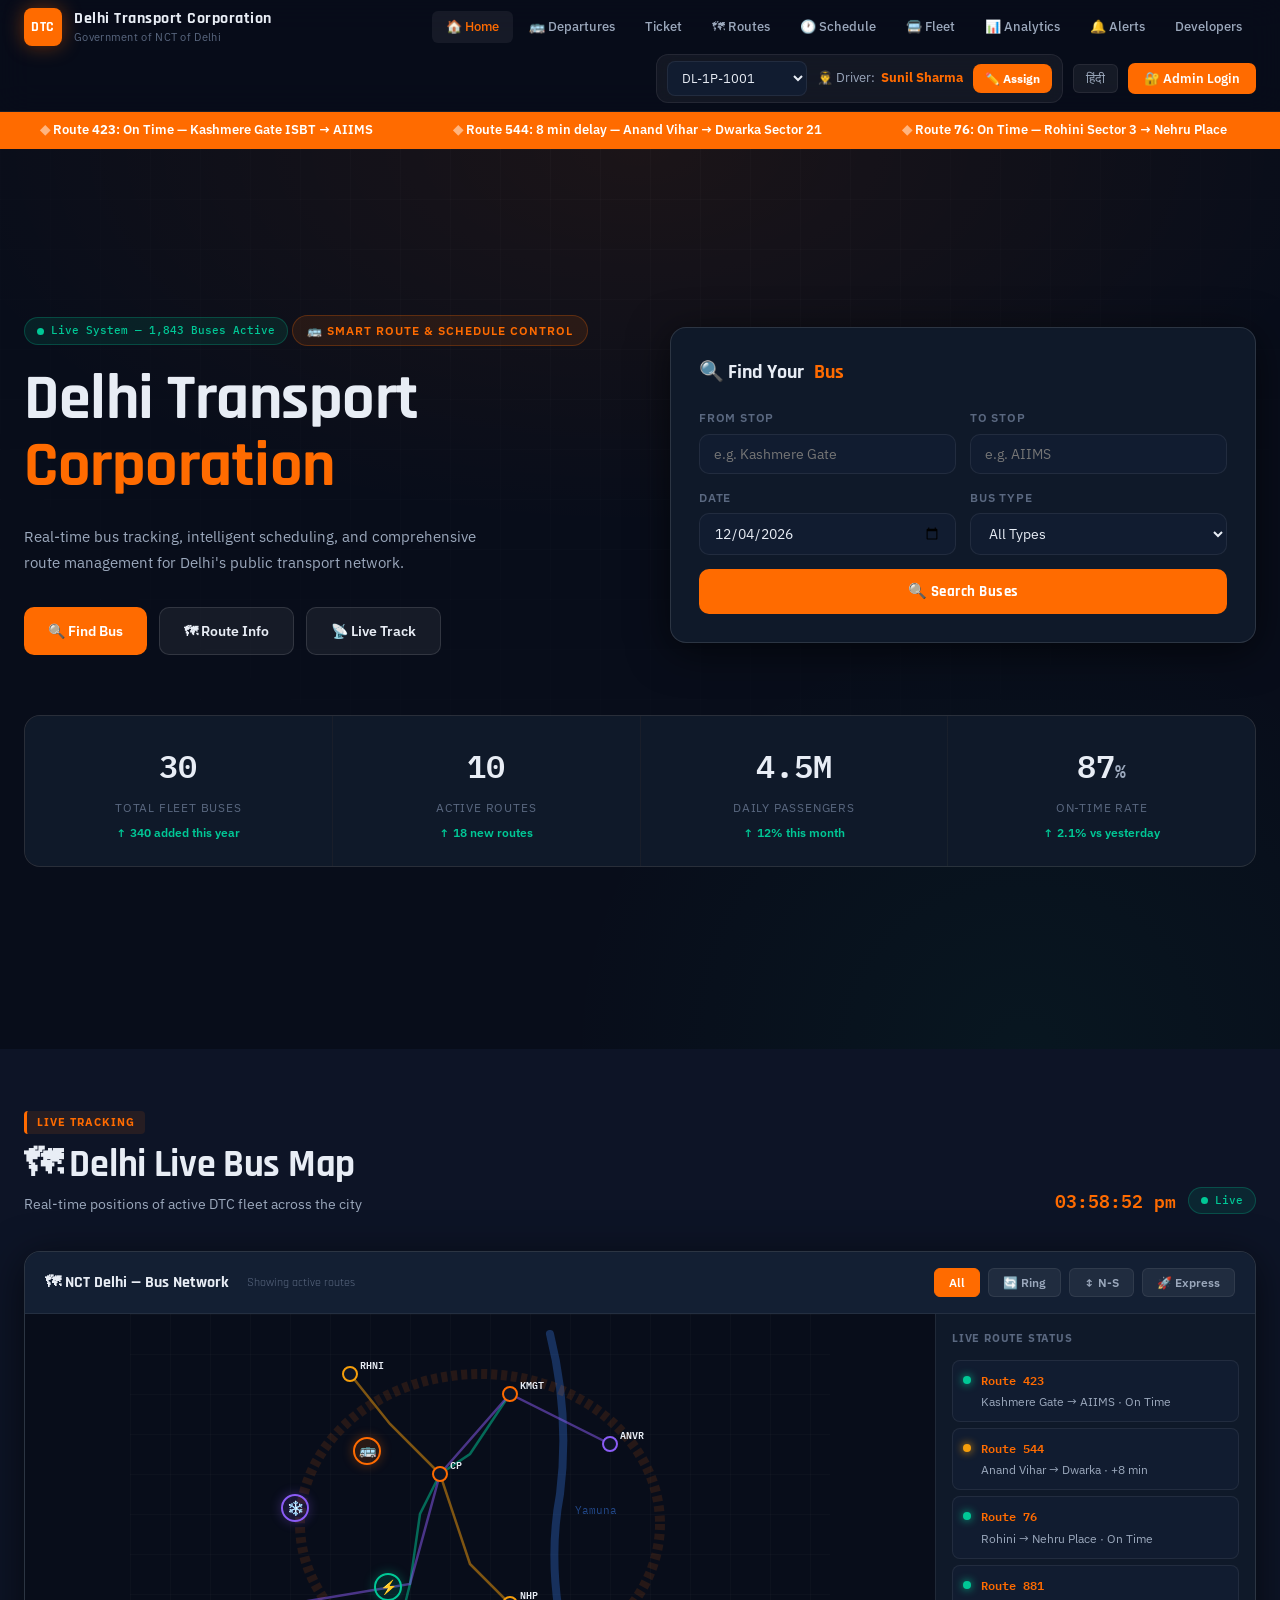
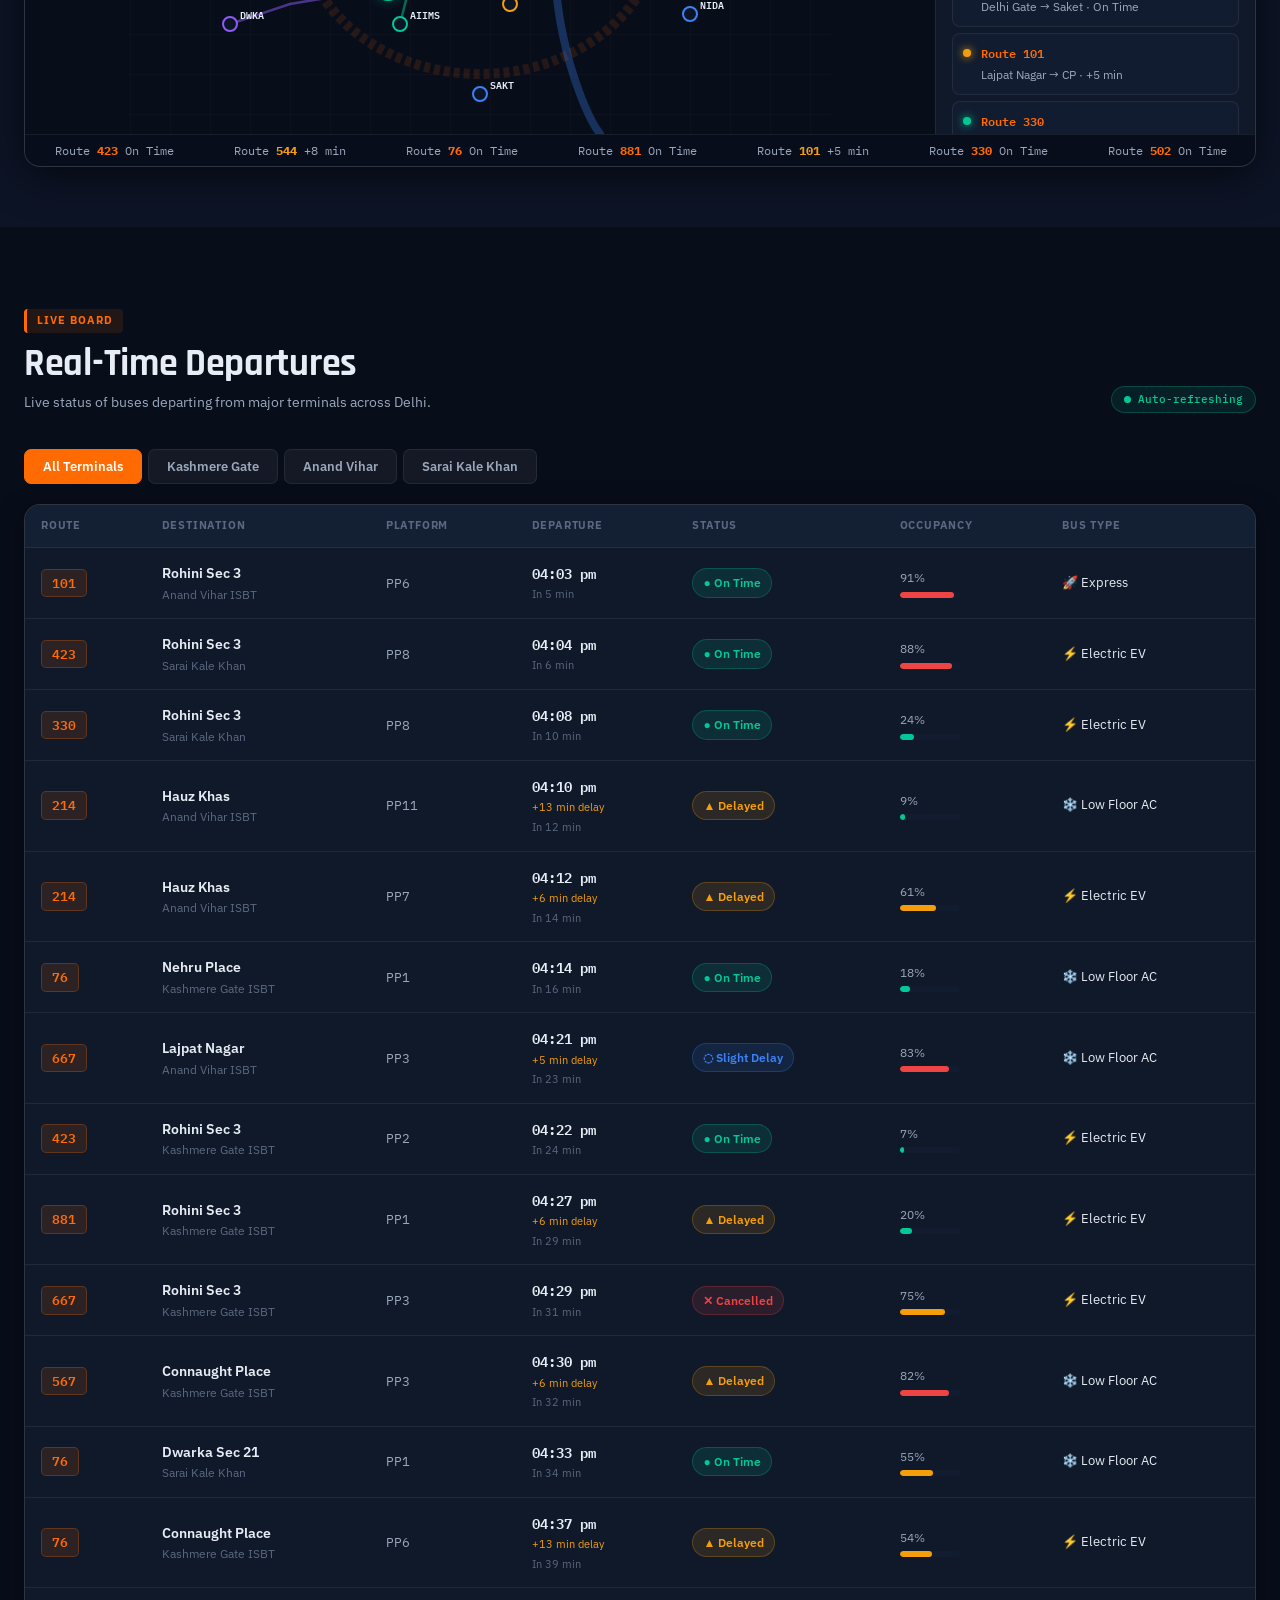
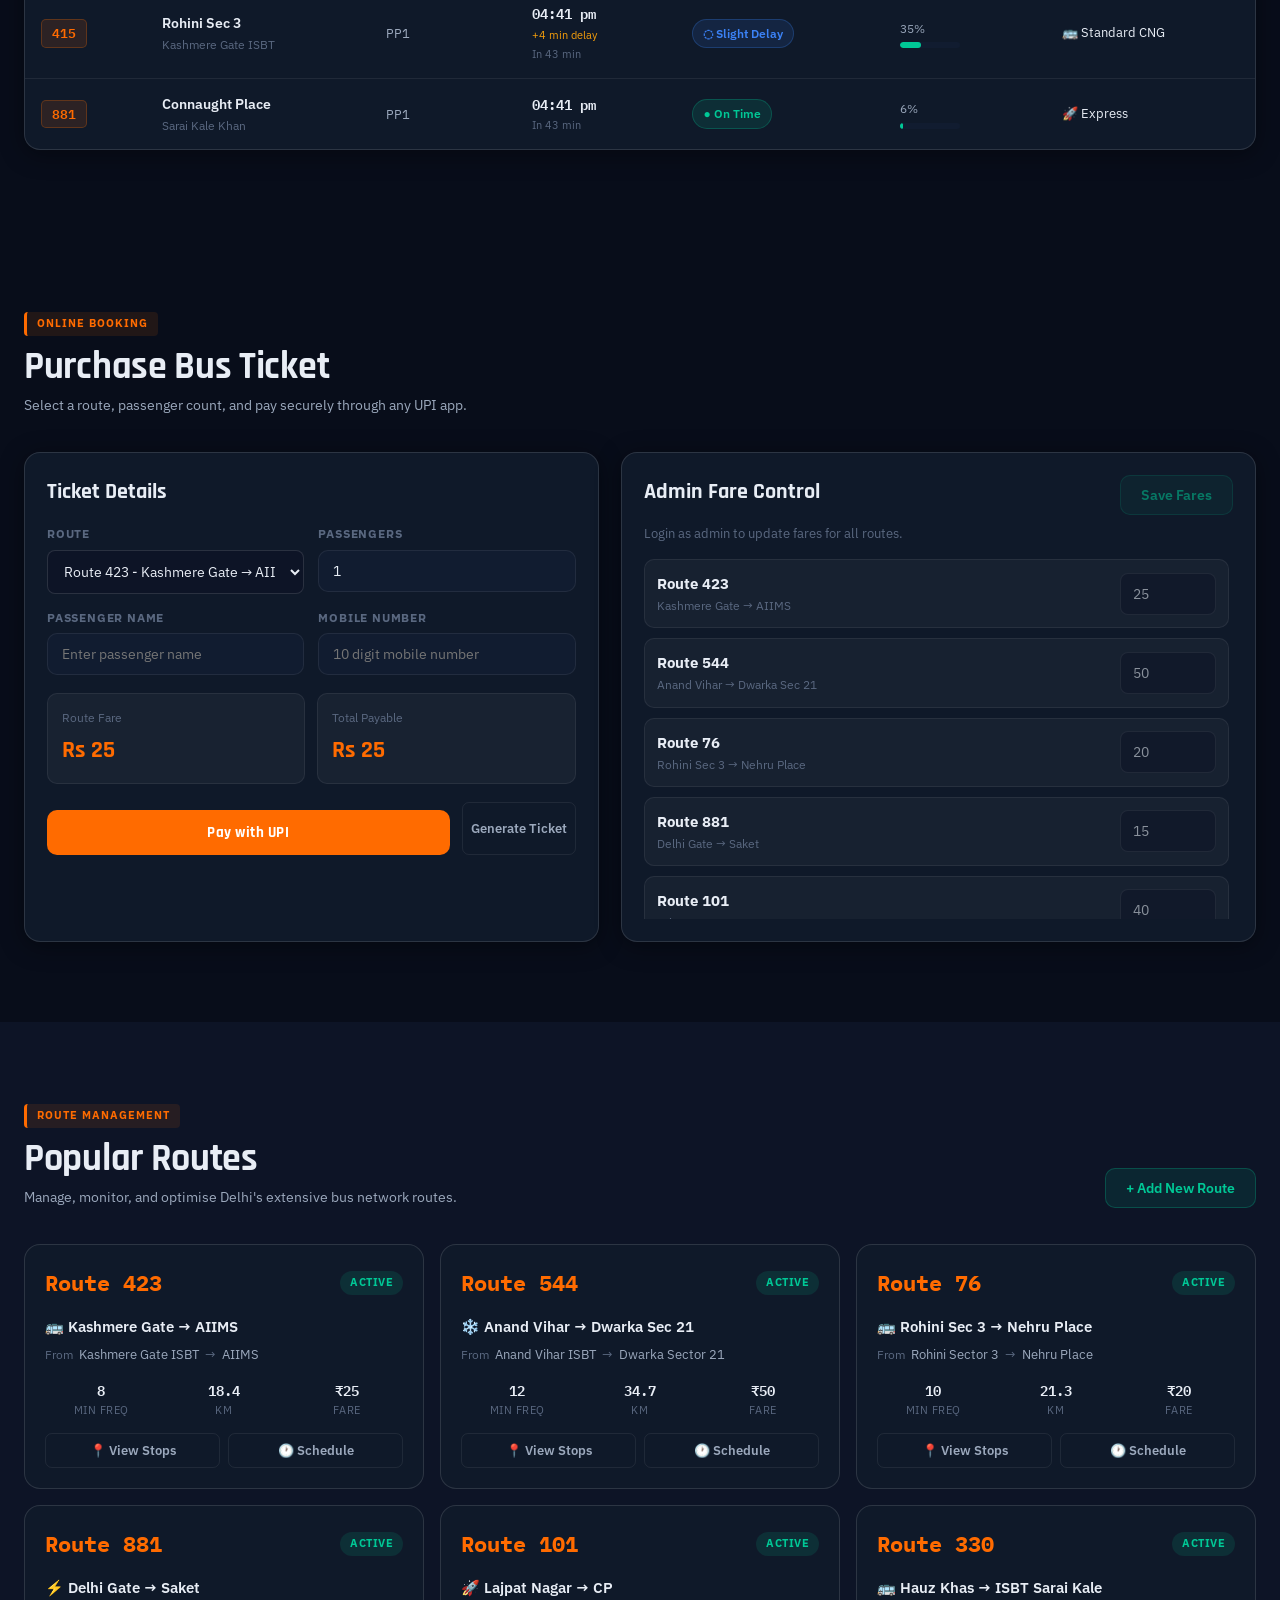
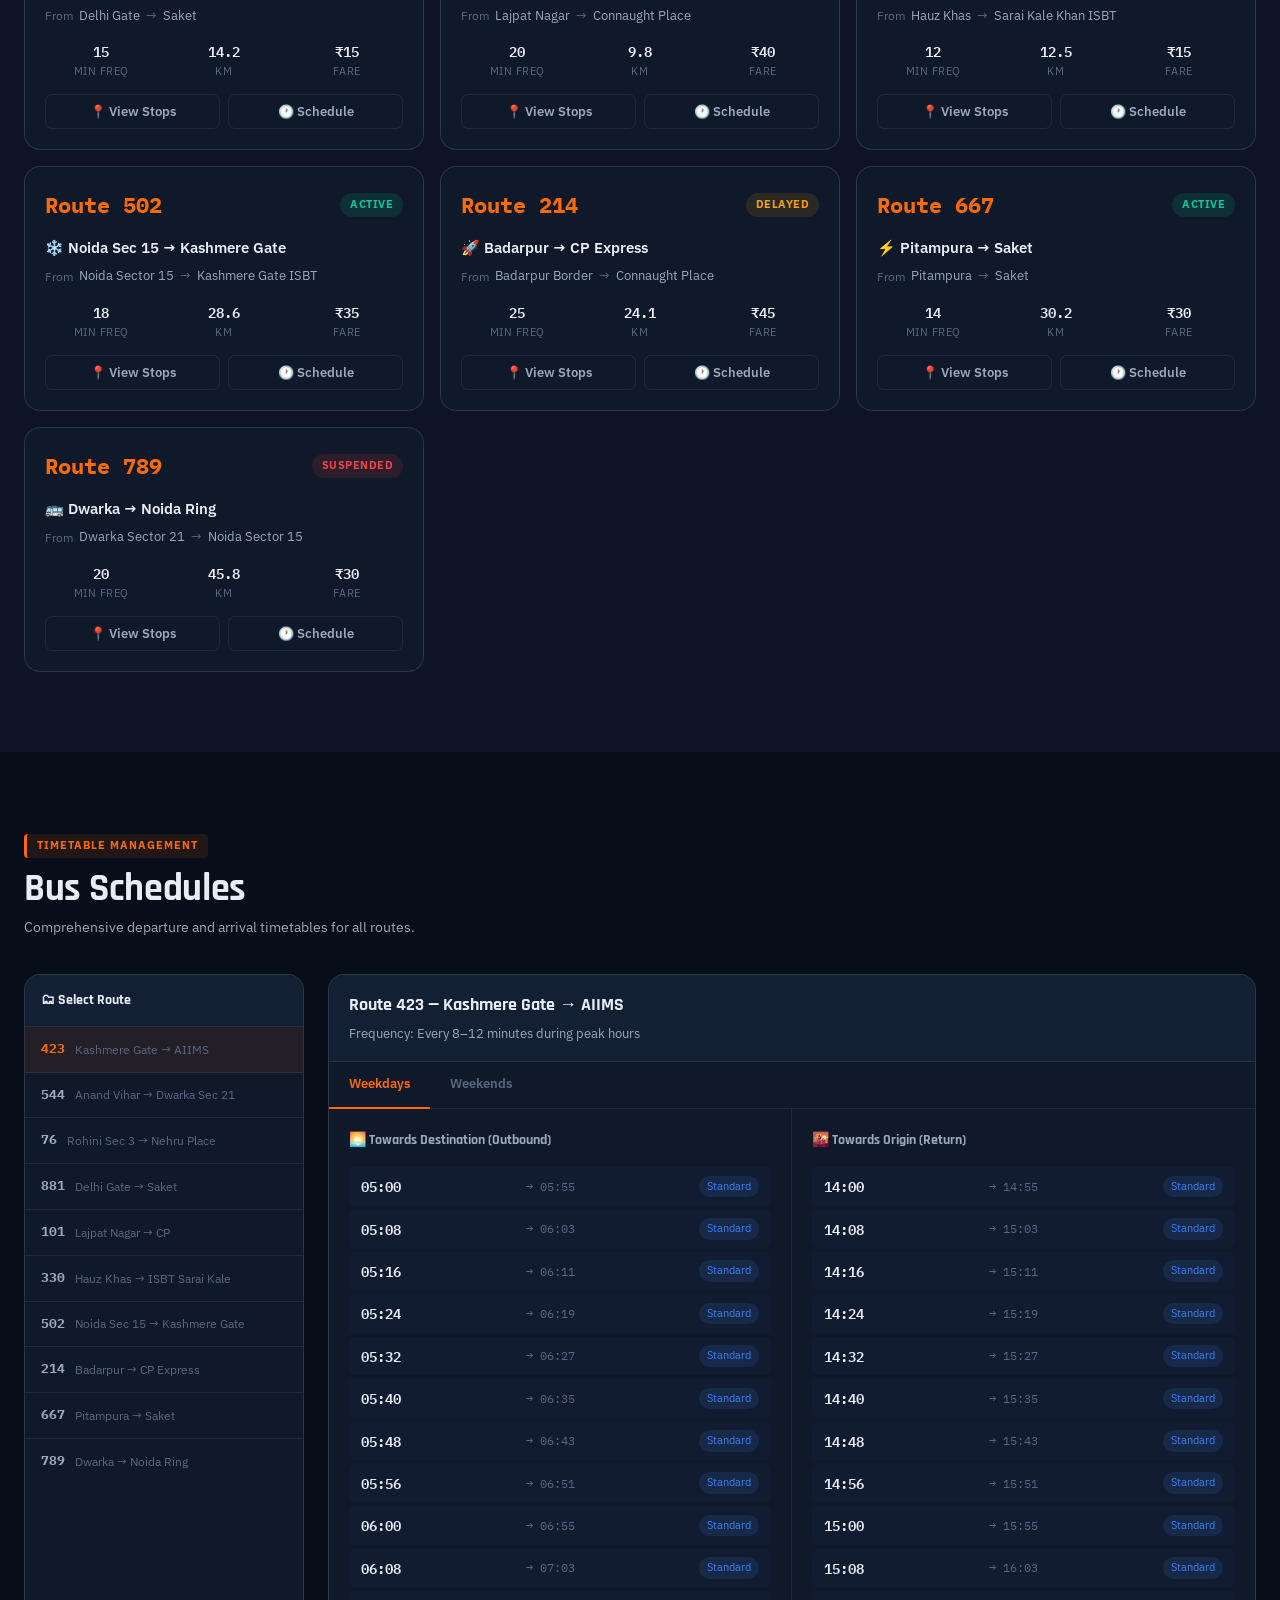
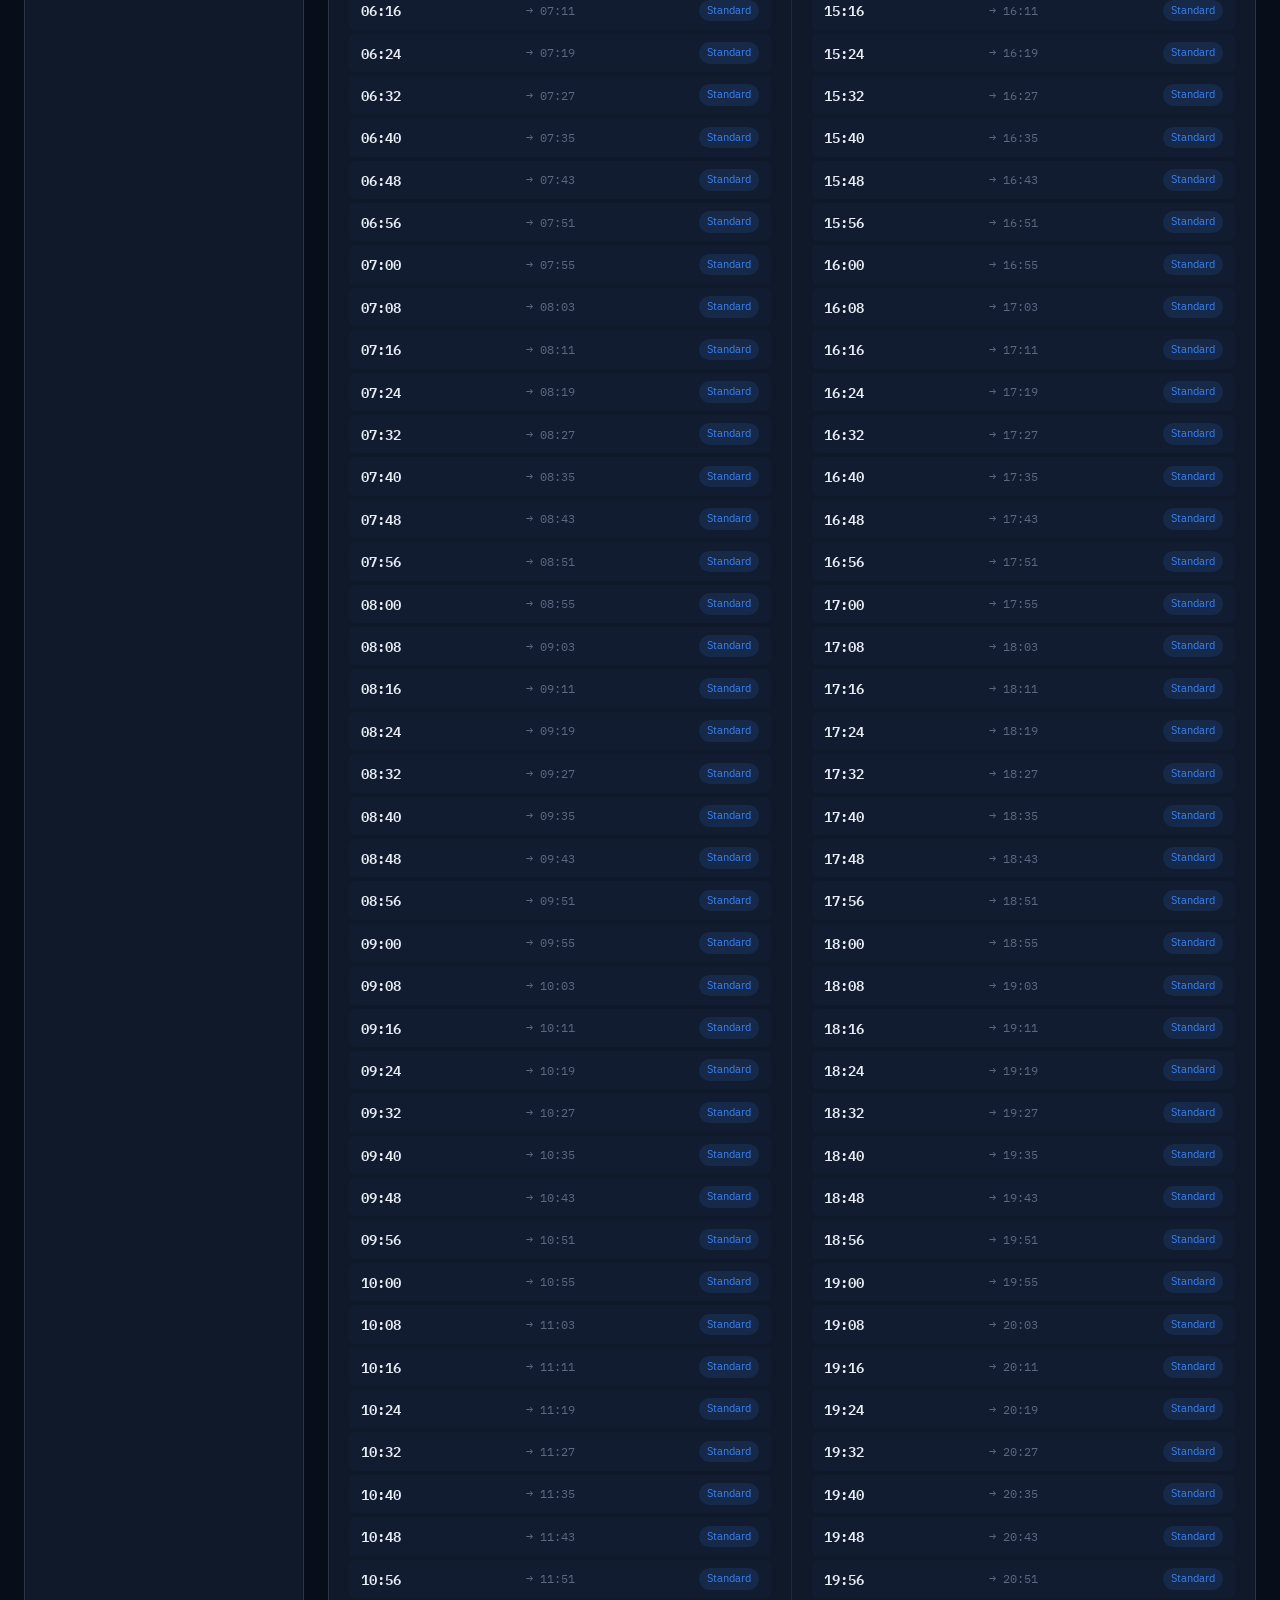
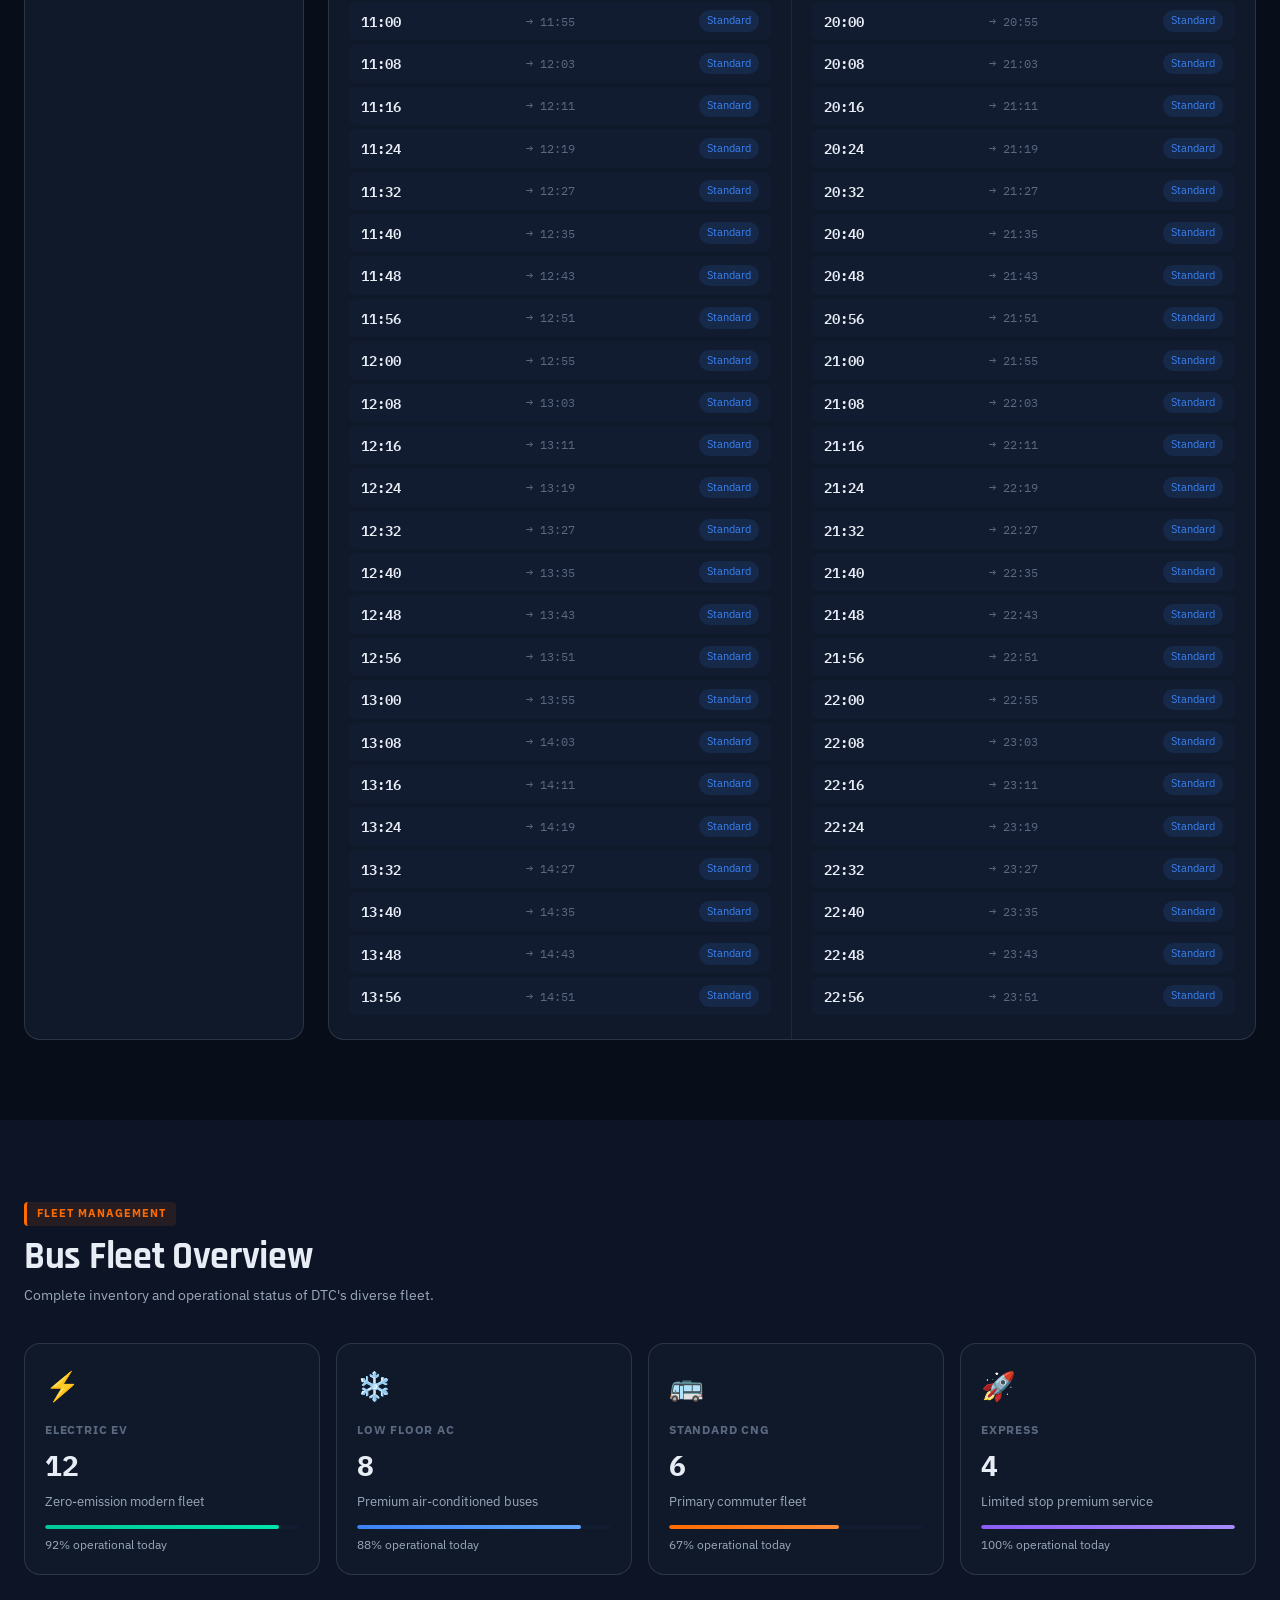
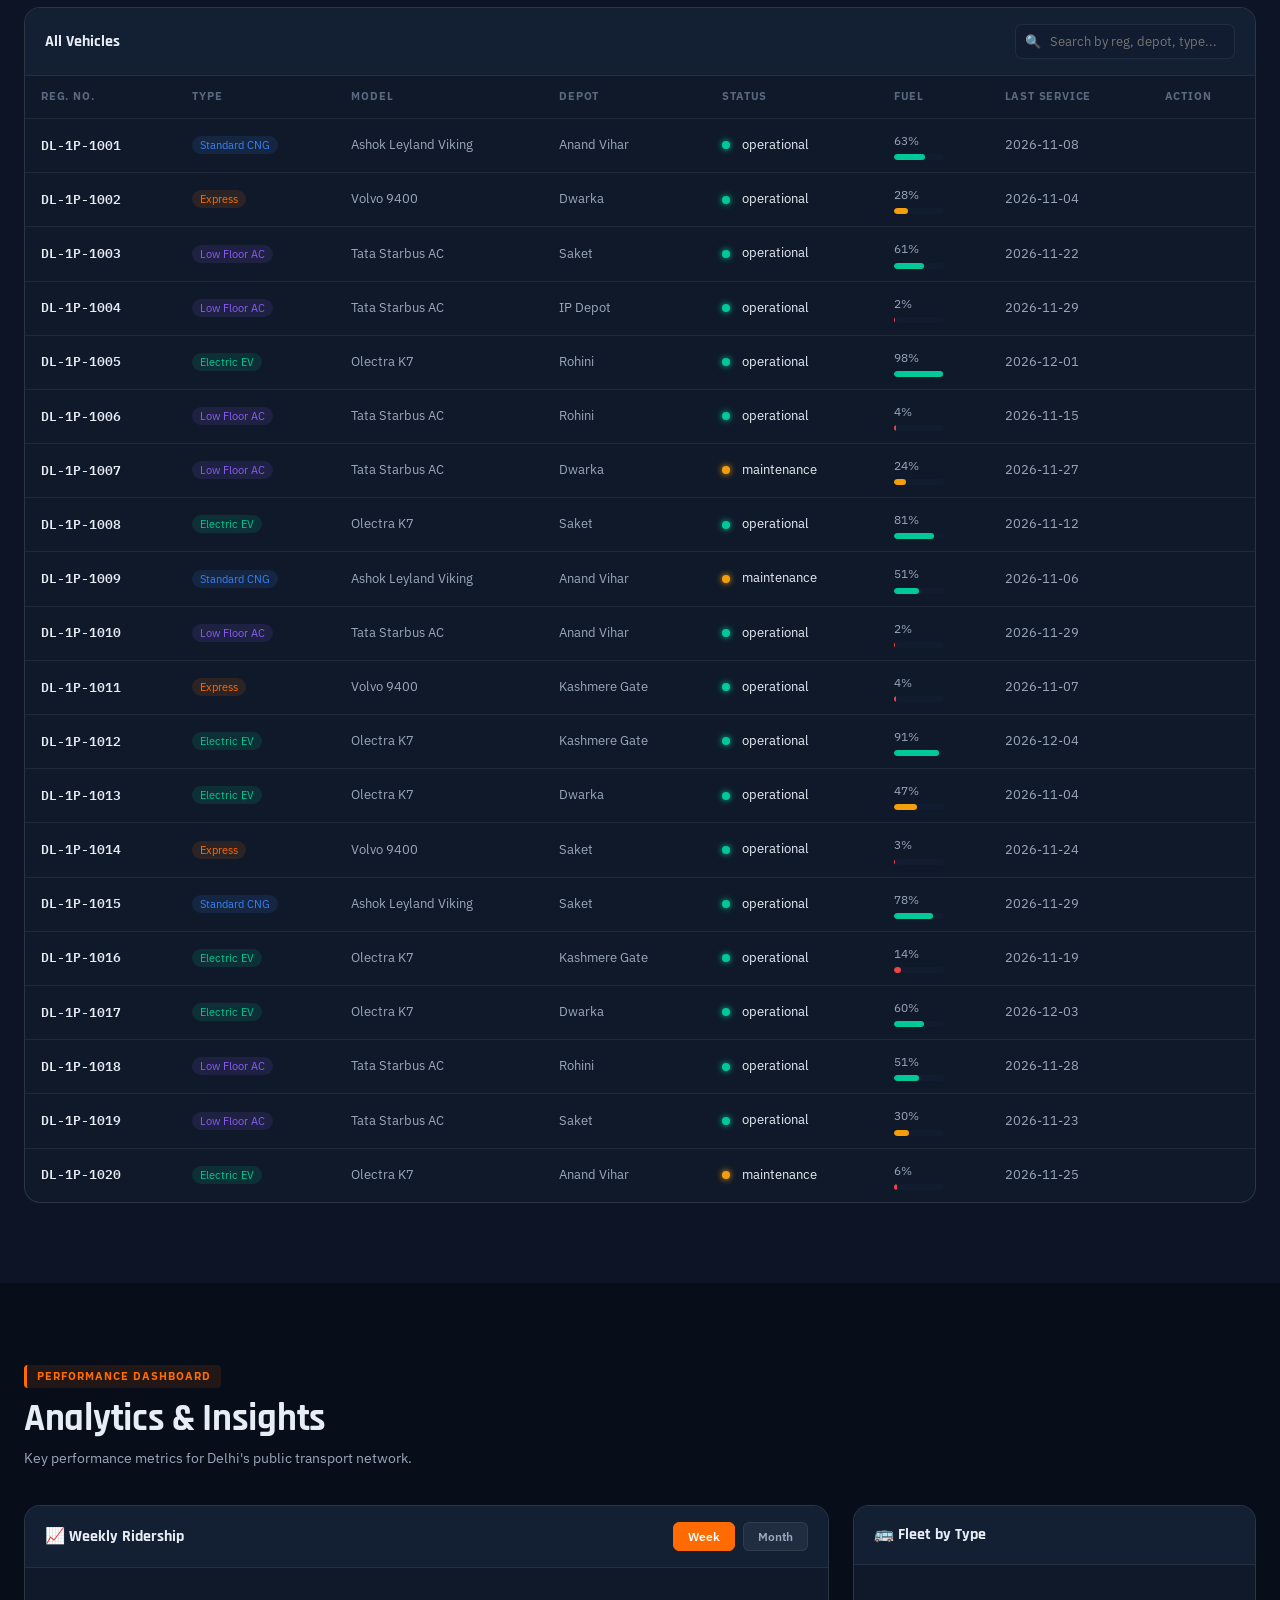
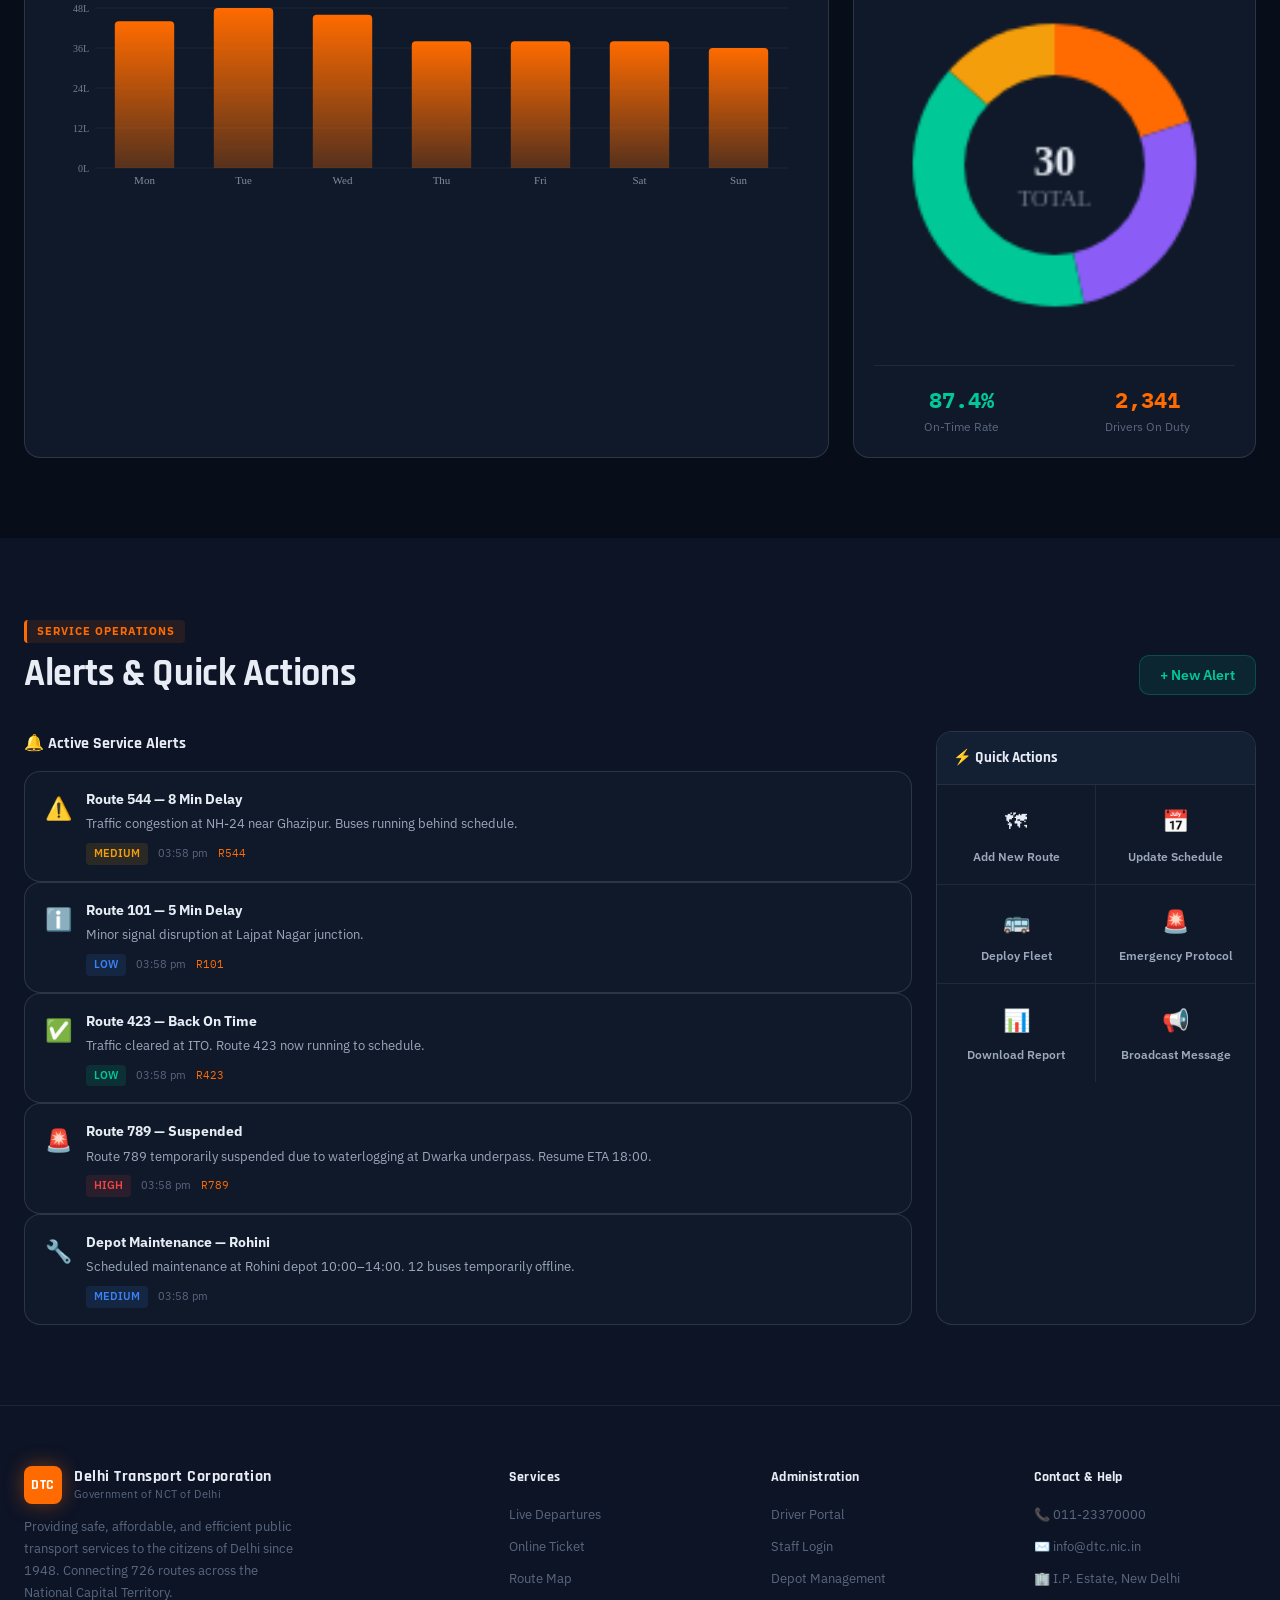
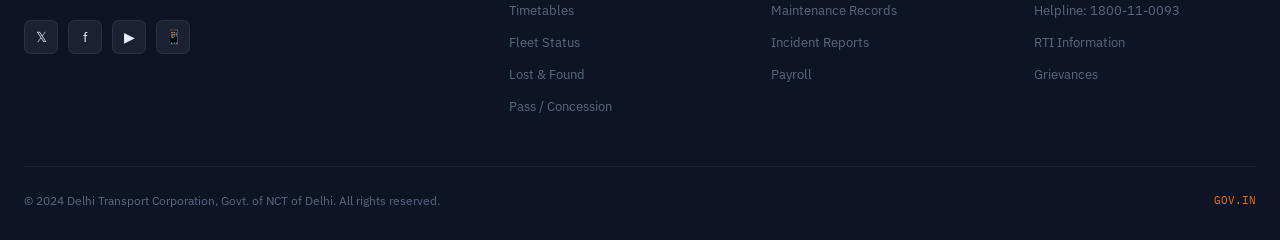
<file: index.html>
<!DOCTYPE html>
<html lang="en">
<head>
  <meta charset="UTF-8">
  <meta name="viewport" content="width=device-width, initial-scale=1.0">
  <title>DTC — Delhi Transport Corporation | Route & Schedule Management</title>
  <link rel="stylesheet" href="styles.css">
  <link rel="icon" href="data:image/svg+xml,<svg xmlns='http://www.w3.org/2000/svg' viewBox='0 0 32 32'><rect width='32' height='32' rx='6' fill='%23FF6B00'/><text y='24' x='4' font-size='20' font-family='monospace' font-weight='bold' fill='white'>DT</text></svg>">
</head>
<body>

<!-- ── Admin Bar ─────────────────────────────────────────────── -->
<div id="adminBar" class="admin-bar">
  <span>🔓 Admin Mode Active — You have full edit access</span>
  <button class="btn-logout" onclick="logoutAdmin()">Log Out</button>
</div>

<!-- ── Navbar ───────────────────────────────────────────────── -->
<nav class="navbar">
  <div class="container">
    <a href="#hero" class="nav-brand">
      <div class="nav-logo">DTC</div>
      <div class="nav-title">
        <strong>Delhi Transport Corporation</strong>
        <span>Government of NCT of Delhi</span>
      </div>
    </a>

    <ul class="nav-links">
      <li><a href="#hero" class="active">🏠 Home</a></li>
      <li><a href="#departures">🚌 Departures</a></li>
      <li><a href="#ticket">Ticket</a></li>
      <li><a href="#routes">🗺 Routes</a></li>
      <li><a href="#schedule">🕐 Schedule</a></li>
      <li><a href="#fleet">🚍 Fleet</a></li>
      <li><a href="#analytics">📊 Analytics</a></li>
      <li><a href="#alerts-section">🔔 Alerts</a></li>
      <li><a href="developers.html">Developers</a></li>
      <li class="mobile-driver-panel-item">
        <div class="driver-panel mobile-driver-panel">
          <select id="mobileBusSelect" class="driver-select"></select>
          <div class="driver-info">
            <span>ðŸ‘¨â€âœˆï¸ Driver:</span>
            <strong id="mobileAssignedDriver">Not Assigned</strong>
          </div>
          <button id="mobileEditDriverBtn" class="btn-driver-edit">
            âœï¸ Assign
          </button>
        </div>
      </li>
    </ul>

    <div class="nav-actions">

      <!-- Driver Panel -->
      <div class="driver-panel">

        <select id="busSelect" class="driver-select"></select>

        <div class="driver-info">
          <span>👨‍✈️ Driver:</span>
          <strong id="assignedDriver">Not Assigned</strong>
        </div>

        <button id="editDriverBtn" class="btn-driver-edit">
          ✏️ Assign
        </button>

      </div>

      <button class="btn-lang">हिंदी</button>
      <button class="btn-admin">🔐 Admin Login</button>

      <button class="hamburger" aria-label="Menu">
        <span></span><span></span><span></span>
      </button>
    </div>
  </div>
</nav>

<!-- ── Ticker ───────────────────────────────────────────────── -->
<div class="ticker-wrap" style="margin-top:64px">
  <div class="ticker-inner">
    <span class="ticker-item"><span class="ticker-sep">◆</span> Route <strong>423</strong>: On Time — Kashmere Gate ISBT → AIIMS</span>
    <span class="ticker-item"><span class="ticker-sep">◆</span> Route <strong>544</strong>: 8 min delay — Anand Vihar → Dwarka Sector 21</span>
    <span class="ticker-item"><span class="ticker-sep">◆</span> Route <strong>76</strong>: On Time — Rohini Sector 3 → Nehru Place</span>
    <span class="ticker-item"><span class="ticker-sep">◆</span> Route <strong>881</strong>: On Time — Delhi Gate → Saket</span>
    <span class="ticker-item"><span class="ticker-sep">◆</span> Route <strong>101</strong>: 5 min delay — Lajpat Nagar → Connaught Place</span>
    <span class="ticker-item"><span class="ticker-sep">◆</span> Route <strong>330</strong>: On Time — Hauz Khas → ISBT Sarai Kale Khan</span>
    <!-- duplicate for seamless loop -->
    <span class="ticker-item"><span class="ticker-sep">◆</span> Route <strong>423</strong>: On Time — Kashmere Gate ISBT → AIIMS</span>
    <span class="ticker-item"><span class="ticker-sep">◆</span> Route <strong>544</strong>: 8 min delay — Anand Vihar → Dwarka Sector 21</span>
    <span class="ticker-item"><span class="ticker-sep">◆</span> Route <strong>76</strong>: On Time — Rohini Sector 3 → Nehru Place</span>
    <span class="ticker-item"><span class="ticker-sep">◆</span> Route <strong>881</strong>: On Time — Delhi Gate → Saket</span>
    <span class="ticker-item"><span class="ticker-sep">◆</span> Route <strong>101</strong>: 5 min delay — Lajpat Nagar → Connaught Place</span>
    <span class="ticker-item"><span class="ticker-sep">◆</span> Route <strong>330</strong>: On Time — Hauz Khas → ISBT Sarai Kale Khan</span>
  </div>
</div>

<!-- ── Hero ─────────────────────────────────────────────────── -->
<section id="hero">
  <div class="hero-grid"></div>
  <div class="container hero-content" style="width:100%">
    <div class="hero-inner">
      <!-- Left -->
      <div>
        <div class="live-badge" style="margin-bottom:20px">
          <span class="live-dot"></span>
          Live System — 1,843 Buses Active
        </div>
        <div class="hero-label">🚌 Smart Route &amp; Schedule Control</div>
        <h1 class="hero-title">
          Delhi Transport<br><span>Corporation</span>
        </h1>
        <p class="hero-subtitle"> </p>
        <p class="hero-desc">Real-time bus tracking, intelligent scheduling, and comprehensive route management for Delhi's public transport network.</p>
        <div class="hero-btns">
          <a href="#departures" class="btn-primary">🔍 Find Bus</a>
          <a href="#routes"     class="btn-secondary">🗺 Route Info</a>
          <a href="#map-section" class="btn-secondary">📡 Live Track</a>
        </div>
      </div>

      <!-- Right: Search Card -->
      <div class="hero-search-card">
        <div class="search-card-title">🔍 Find Your <span>Bus</span></div>
        <div class="search-grid">
          <div class="form-group">
            <label class="form-label">From Stop</label>
            <input id="searchFrom" class="form-input" placeholder="e.g. Kashmere Gate" list="stopList">
          </div>
          <div class="form-group">
            <label class="form-label">To Stop</label>
            <input id="searchTo" class="form-input" placeholder="e.g. AIIMS" list="stopList">
          </div>
          <div class="form-group">
            <label class="form-label">Date</label>
            <input type="date" class="form-input" id="searchDate">
          </div>
          <div class="form-group">
            <label class="form-label">Bus Type</label>
            <select id="searchType" class="form-select">
              <option>All Types</option>
              <option>Low Floor AC</option>
              <option>Standard CNG</option>
              <option>Electric EV</option>
              <option>Express</option>
            </select>
          </div>
          <div class="form-group search-full">
            <button id="btnSearch" class="btn-search">🔍 Search Buses</button>
          </div>
        </div>
        <div id="searchResults"></div>
      </div>
    </div>

    <!-- Stats -->
    <div class="hero-stats">
      <div class="stat-item">
        <span class="stat-number" id="count-buses">0</span>
        <div class="stat-label">Total Fleet Buses</div>
        <div class="stat-change">↑ 340 added this year</div>
      </div>
      <div class="stat-item">
        <span class="stat-number" id="count-routes">0</span>
        <div class="stat-label">Active Routes</div>
        <div class="stat-change">↑ 18 new routes</div>
      </div>
      <div class="stat-item">
        <span class="stat-number" id="count-passengers">0</span>
        <div class="stat-label">Daily Passengers</div>
        <div class="stat-change">↑ 12% this month</div>
      </div>
      <div class="stat-item">
        <span class="stat-number">87<span style="font-size:18px;color:var(--text2)">%</span></span>
        <div class="stat-label">On-Time Rate</div>
        <div class="stat-change">↑ 2.1% vs yesterday</div>
      </div>
    </div>
  </div>
</section>

<!-- ── Live Map ──────────────────────────────────────────────── -->
<section id="map-section">
  <div class="container">
    <div class="section-header">
      <div>
        <div class="section-tag">Live Tracking</div>
        <h2 class="section-title">🗺 Delhi Live Bus Map</h2>
        <p class="section-sub">Real-time positions of active DTC fleet across the city</p>
      </div>
      <div style="display:flex;align-items:center;gap:12px">
        <span id="liveTime" style="font-family:var(--font-mono);font-size:18px;color:var(--primary);font-weight:600">--:--:--</span>
        <div class="live-badge"><span class="live-dot"></span>Live</div>
      </div>
    </div>

    <div class="map-container">
      <div class="map-header">
        <div class="map-title">🗺 NCT Delhi — Bus Network <span style="font-size:12px;color:var(--text3);font-weight:400;margin-left:8px">Showing active routes</span></div>
        <div class="map-controls">
          <button class="map-btn active" data-type="all">All</button>
          <button class="map-btn" data-type="ring">🔄 Ring</button>
          <button class="map-btn" data-type="ns">↕ N-S</button>
          <button class="map-btn" data-type="express">🚀 Express</button>
        </div>
      </div>

      <div class="map-body">
        <div id="dtcMap" style="position:relative"></div>
        <div class="map-sidebar">
          <div class="map-sidebar-title">Live Route Status</div>
          <div id="liveRouteList">
            <div class="live-route-item">
              <span class="route-dot dot-green"></span>
              <div>
                <div class="route-item-no">Route 423</div>
                <div class="route-item-info">Kashmere Gate → AIIMS · On Time</div>
              </div>
            </div>
            <div class="live-route-item">
              <span class="route-dot dot-yellow"></span>
              <div>
                <div class="route-item-no">Route 544</div>
                <div class="route-item-info">Anand Vihar → Dwarka · +8 min</div>
              </div>
            </div>
            <div class="live-route-item">
              <span class="route-dot dot-green"></span>
              <div>
                <div class="route-item-no">Route 76</div>
                <div class="route-item-info">Rohini → Nehru Place · On Time</div>
              </div>
            </div>
            <div class="live-route-item">
              <span class="route-dot dot-green"></span>
              <div>
                <div class="route-item-no">Route 881</div>
                <div class="route-item-info">Delhi Gate → Saket · On Time</div>
              </div>
            </div>
            <div class="live-route-item">
              <span class="route-dot dot-yellow"></span>
              <div>
                <div class="route-item-no">Route 101</div>
                <div class="route-item-info">Lajpat Nagar → CP · +5 min</div>
              </div>
            </div>
            <div class="live-route-item">
              <span class="route-dot dot-green"></span>
              <div>
                <div class="route-item-no">Route 330</div>
                <div class="route-item-info">Hauz Khas → SKK ISBT · On Time</div>
              </div>
            </div>
            <div class="live-route-item">
              <span class="route-dot dot-red"></span>
              <div>
                <div class="route-item-no">Route 789</div>
                <div class="route-item-info">Dwarka → Noida · Suspended</div>
              </div>
            </div>
          </div>
        </div>
      </div>

      <!-- Map ticker -->
      <div class="map-ticker">
        <div class="map-ticker-inner">
          <span class="map-ticker-item">Route <b>423</b> On Time</span>
          <span class="map-ticker-item delayed">Route <b>544</b> +8 min</span>
          <span class="map-ticker-item">Route <b>76</b> On Time</span>
          <span class="map-ticker-item">Route <b>881</b> On Time</span>
          <span class="map-ticker-item delayed">Route <b>101</b> +5 min</span>
          <span class="map-ticker-item">Route <b>330</b> On Time</span>
          <span class="map-ticker-item">Route <b>502</b> On Time</span>
          <span class="map-ticker-item">Route <b>667</b> On Time</span>
          <span class="map-ticker-item">Route <b>423</b> On Time</span>
          <span class="map-ticker-item delayed">Route <b>544</b> +8 min</span>
          <span class="map-ticker-item">Route <b>76</b> On Time</span>
          <span class="map-ticker-item">Route <b>881</b> On Time</span>
        </div>
      </div>
    </div>
  </div>
</section>

<!-- ── Departures ─────────────────────────────────────────────── -->
<section id="departures">
  <div class="container">
    <div class="section-header">
      <div>
        <div class="section-tag">Live Board</div>
        <h2 class="section-title">Real-Time Departures</h2>
        <p class="section-sub">Live status of buses departing from major terminals across Delhi.</p>
      </div>
      <div class="live-badge"><span class="live-dot"></span>Auto-refreshing</div>
    </div>

    <div class="tab-bar">
      <button class="tab-btn active" data-tab="All Terminals">All Terminals</button>
      <button class="tab-btn" data-tab="Kashmere Gate ISBT">Kashmere Gate</button>
      <button class="tab-btn" data-tab="Anand Vihar ISBT">Anand Vihar</button>
      <button class="tab-btn" data-tab="Sarai Kale Khan">Sarai Kale Khan</button>
    </div>

    <div class="dep-table-wrap">
      <table class="dep-table">
        <thead>
          <tr>
            <th>Route</th>
            <th>Destination</th>
            <th>Platform</th>
            <th>Departure</th>
            <th>Status</th>
            <th>Occupancy</th>
            <th>Bus Type</th>
          </tr>
        </thead>
        <tbody id="depTableBody">
          <tr><td colspan="7" style="text-align:center;padding:40px;color:var(--text3)">
            <div class="loading-spinner"></div>
          </td></tr>
        </tbody>
      </table>
    </div>
  </div>
</section>

<!-- ── Ticket Purchase ───────────────────────────────────────── -->
<section id="ticket">
  <div class="container">
    <div class="section-header">
      <div>
        <div class="section-tag">Online Booking</div>
        <h2 class="section-title">Purchase Bus Ticket</h2>
        <p class="section-sub">Select a route, passenger count, and pay securely through any UPI app.</p>
      </div>
    </div>

    <div class="ticket-layout">
      <div class="ticket-panel">
        <div class="ticket-panel-title">Ticket Details</div>
        <div class="ticket-form-grid">
          <div class="form-row">
            <label>Route</label>
            <select id="ticketRoute" class="form-input"></select>
          </div>
          <div class="form-row">
            <label>Passengers</label>
            <input id="ticketPassengers" type="number" min="1" max="10" value="1">
          </div>
          <div class="form-row">
            <label>Passenger Name</label>
            <input id="ticketName" placeholder="Enter passenger name">
          </div>
          <div class="form-row">
            <label>Mobile Number</label>
            <input id="ticketPhone" placeholder="10 digit mobile number" inputmode="numeric">
          </div>
        </div>

        <div class="ticket-summary">
          <div>
            <span>Route Fare</span>
            <strong id="ticketFare">Rs 0</strong>
          </div>
          <div>
            <span>Total Payable</span>
            <strong id="ticketTotal">Rs 0</strong>
          </div>
        </div>

        <div class="ticket-actions">
          <button id="btnPayUpi" class="btn-login">Pay with UPI</button>
          <button id="btnDownloadTicket" class="btn-outline" type="button">Generate Ticket</button>
        </div>
        <div id="ticketStatus" class="ticket-status"></div>
      </div>

      <div class="ticket-panel admin-fare-panel">
        <div class="ticket-panel-head">
          <div>
            <div class="ticket-panel-title">Admin Fare Control</div>
            <p>Login as admin to update fares for all routes.</p>
          </div>
          <button id="btnSaveFares" class="btn-add">Save Fares</button>
        </div>
        <div id="fareEditor" class="fare-editor"></div>
      </div>
    </div>
  </div>
</section>

<!-- ── Routes ────────────────────────────────────────────────── -->
<section id="routes">
  <div class="container">
    <div class="section-header">
      <div>
        <div class="section-tag">Route Management</div>
        <h2 class="section-title">Popular Routes</h2>
        <p class="section-sub">Manage, monitor, and optimise Delhi's extensive bus network routes.</p>
      </div>
      <button id="btnAddRoute" class="btn-add">+ Add New Route</button>
    </div>

    <div id="routesGrid" class="routes-grid">
      <div style="grid-column:1/-1;text-align:center;padding:40px">
        <div class="loading-spinner"></div>
      </div>
    </div>
  </div>
</section>

<!-- ── Schedule ───────────────────────────────────────────────── -->
<section id="schedule">
  <div class="container">
    <div class="section-header">
      <div>
        <div class="section-tag">Timetable Management</div>
        <h2 class="section-title">Bus Schedules</h2>
        <p class="section-sub">Comprehensive departure and arrival timetables for all routes.</p>
      </div>
    </div>

    <div class="schedule-wrap">
      <!-- Route Selector -->
      <div class="schedule-selector">
        <div class="schedule-selector-head">🗂 Select Route</div>
        <div id="scheduleRouteList"></div>
      </div>

      <!-- Schedule Panel -->
      <div class="schedule-panel">
        <div class="schedule-panel-head">
          <div class="schedule-panel-title" id="schedulePanelTitle">Route 423 — Kashmere Gate → AIIMS</div>
          <div class="schedule-panel-sub" id="schedulePanelSub">Frequency: Every 8–12 minutes during peak hours</div>
        </div>

        <div class="schedule-tabs">
          <div class="schedule-tab active" data-day="weekdays">Weekdays</div>
          <div class="schedule-tab" data-day="weekends">Weekends</div>
        </div>

        <div class="schedule-grid-wrap">
          <div class="schedule-col">
            <div class="schedule-col-title">🌅 Towards Destination (Outbound)</div>
            <div id="schedSouthbound"></div>
          </div>
          <div class="schedule-col">
            <div class="schedule-col-title">🌇 Towards Origin (Return)</div>
            <div id="schedNorthbound"></div>
          </div>
        </div>
      </div>
    </div>
  </div>
</section>

<!-- ── Fleet ──────────────────────────────────────────────────── -->
<section id="fleet">
  <div class="container">
    <div class="section-header">
      <div>
        <div class="section-tag">Fleet Management</div>
        <h2 class="section-title">Bus Fleet Overview</h2>
        <p class="section-sub">Complete inventory and operational status of DTC's diverse fleet.</p>
      </div>
    </div>

    <!-- Fleet Summary Cards -->
    <div id="fleetSummary" class="fleet-summary"></div>

    <!-- Bus Table -->
    <div class="fleet-table-wrap">
      <div class="fleet-table-header">
        <div class="fleet-table-title">All Vehicles</div>
        <div class="search-input-wrap">
          <input id="busSearch" type="text" placeholder="Search by reg, depot, type...">
        </div>
      </div>
      <div style="overflow-x:auto">
        <table class="bus-table">
          <thead>
            <tr>
              <th>Reg. No.</th>
              <th>Type</th>
              <th>Model</th>
              <th>Depot</th>
              <th>Status</th>
              <th>Fuel</th>
              <th>Last Service</th>
              <th>Action</th>
            </tr>
          </thead>
          <tbody id="busTableBody"></tbody>
        </table>
      </div>
    </div>
  </div>
</section>

<!-- ── Analytics ─────────────────────────────────────────────── -->
<section id="analytics">
  <div class="container">
    <div class="section-header">
      <div>
        <div class="section-tag">Performance Dashboard</div>
        <h2 class="section-title">Analytics &amp; Insights</h2>
        <p class="section-sub">Key performance metrics for Delhi's public transport network.</p>
      </div>
    </div>

    <div class="analytics-grid">
      <!-- Bar Chart -->
      <div class="analytics-card">
        <div class="analytics-card-head">
          <div class="analytics-card-title">📈 Weekly Ridership</div>
          <div style="display:flex;gap:8px">
            <button class="map-btn active">Week</button>
            <button class="map-btn">Month</button>
          </div>
        </div>
        <div class="analytics-card-body">
          <canvas id="ridershipChart" height="220"></canvas>
        </div>
      </div>

      <!-- Donut Chart -->
      <div class="analytics-card">
        <div class="analytics-card-head">
          <div class="analytics-card-title">🚌 Fleet by Type</div>
        </div>
        <div class="analytics-card-body">
          <div class="donut-wrap">
            <canvas id="donutChart" width="140" height="140" style="flex-shrink:0"></canvas>
            <div class="donut-legend" id="donutLegend"></div>
          </div>

          <!-- Mini stats -->
          <div style="display:grid;grid-template-columns:1fr 1fr;gap:12px;margin-top:20px;border-top:1px solid var(--border);padding-top:16px">
            <div style="text-align:center">
              <div style="font-family:var(--font-mono);font-size:22px;font-weight:700;color:var(--green)">87.4%</div>
              <div style="font-size:12px;color:var(--text3)">On-Time Rate</div>
            </div>
            <div style="text-align:center">
              <div style="font-family:var(--font-mono);font-size:22px;font-weight:700;color:var(--primary)">2,341</div>
              <div style="font-size:12px;color:var(--text3)">Drivers On Duty</div>
            </div>
          </div>
        </div>
      </div>
    </div>
  </div>
</section>

<!-- ── Alerts ─────────────────────────────────────────────────── -->
<section id="alerts-section">
  <div class="container">
    <div class="section-header">
      <div>
        <div class="section-tag">Service Operations</div>
        <h2 class="section-title">Alerts &amp; Quick Actions</h2>
      </div>
      <button id="btnNewAlert" class="btn-add">+ New Alert</button>
    </div>

    <div class="alerts-layout">
      <!-- Active Alerts -->
      <div>
        <div style="font-family:var(--font-head);font-size:16px;font-weight:700;margin-bottom:14px">
          🔔 Active Service Alerts
        </div>
        <div id="alertsList"></div>
      </div>

      <!-- Quick Actions -->
      <div class="quick-actions">
        <div class="qa-head">⚡ Quick Actions</div>
        <div class="qa-grid">
          <div class="qa-item" onclick="document.getElementById('btnAddRoute').click()">
            <div class="qa-icon">🗺</div>
            <div class="qa-label">Add New Route</div>
          </div>
          <div class="qa-item" onclick="document.querySelector('#schedule')?.scrollIntoView({behavior:'scroll'})">
            <div class="qa-icon">📅</div>
            <div class="qa-label">Update Schedule</div>
          </div>
          <div class="qa-item" onclick="showToast('Fleet deployment panel — Coming soon','info')">
            <div class="qa-icon">🚌</div>
            <div class="qa-label">Deploy Fleet</div>
          </div>
          <div class="qa-item" onclick="showToast('Emergency protocol activated 🚨','error')">
            <div class="qa-icon">🚨</div>
            <div class="qa-label">Emergency Protocol</div>
          </div>
          <div class="qa-item" onclick="showToast('Generating report...','info')">
            <div class="qa-icon">📊</div>
            <div class="qa-label">Download Report</div>
          </div>
          <div class="qa-item" onclick="document.getElementById('btnNewAlert').click()">
            <div class="qa-icon">📢</div>
            <div class="qa-label">Broadcast Message</div>
          </div>
        </div>
      </div>
    </div>
  </div>
</section>

<!-- ── Footer ──────────────────────────────────────────────── -->
<footer>
  <div class="container">
    <div class="footer-grid">
      <div class="footer-brand">
        <div class="nav-brand" style="margin-bottom:0">
          <div class="nav-logo">DTC</div>
          <div class="nav-title">
            <strong>Delhi Transport Corporation</strong>
            <span>Government of NCT of Delhi</span>
          </div>
        </div>
        <p>Providing safe, affordable, and efficient public transport services to the citizens of Delhi since 1948. Connecting 726 routes across the National Capital Territory.</p>
        <div class="footer-social">
          <div class="social-btn">𝕏</div>
          <div class="social-btn">f</div>
          <div class="social-btn">▶</div>
          <div class="social-btn">📱</div>
        </div>
      </div>

      <div class="footer-col">
        <h4>Services</h4>
        <ul>
          <li><a href="#departures">Live Departures</a></li>
          <li><a href="#ticket">Online Ticket</a></li>
          <li><a href="#routes">Route Map</a></li>
          <li><a href="#schedule">Timetables</a></li>
          <li><a href="#fleet">Fleet Status</a></li>
          <li><a href="#">Lost &amp; Found</a></li>
          <li><a href="#">Pass / Concession</a></li>
        </ul>
      </div>

      <div class="footer-col">
        <h4>Administration</h4>
        <ul>
          <li><a href="#">Driver Portal</a></li>
          <li><a href="#">Staff Login</a></li>
          <li><a href="#">Depot Management</a></li>
          <li><a href="#">Maintenance Records</a></li>
          <li><a href="#">Incident Reports</a></li>
          <li><a href="#">Payroll</a></li>
        </ul>
      </div>

      <div class="footer-col">
        <h4>Contact &amp; Help</h4>
        <ul>
          <li><a href="tel:01123370000">📞 011-23370000</a></li>
          <li><a href="mailto:info@dtc.nic.in">✉️ info@dtc.nic.in</a></li>
          <li><a href="#">🏢 I.P. Estate, New Delhi</a></li>
          <li><a href="#">Helpline: 1800-11-0093</a></li>
          <li><a href="#">RTI Information</a></li>
          <li><a href="#">Grievances</a></li>
        </ul>
      </div>
    </div>

    <div class="footer-bottom">
      <span>© 2024 Delhi Transport Corporation, Govt. of NCT of Delhi. All rights reserved.</span>
      <span style="color:var(--primary);font-family:var(--font-mono);font-size:11px">GOV.IN</span>
    </div>
  </div>
</footer>

<!-- ── Admin Login Modal ────────────────────────────────────── -->
<div id="adminModalOverlay" class="modal-overlay">
  <div class="modal" style="max-width:400px">
    <div class="modal-header">
      <div class="modal-title">Admin Login</div>
      <button class="modal-close" data-modal="adminModal">✕</button>
    </div>
    <div class="modal-body">
      <div class="admin-logo">
        <div class="nav-logo" style="width:56px;height:56px;font-size:18px;margin:0 auto 10px">DTC</div>
        <p>Secure Administrator Access</p>
      </div>
      <div class="form-row">
        <label>Username</label>
        <input id="adminUser" type="text" autocomplete="off">
      </div>
      <div class="form-row">
        <label>Password</label>
        <input id="adminPass" type="password" autocomplete="new-password">
      </div>
      <button id="btnAdminLogin" class="btn-login">🔐 Sign In</button>
    </div>
  </div>
</div>

<!-- ── Route CRUD Modal ─────────────────────────────────────── -->
<div id="routeModalOverlay" class="modal-overlay">
  <div class="modal modal-wide">
    <div class="modal-header">
      <div class="modal-title" id="routeModalTitle">Add New Route</div>
      <button class="modal-close" data-modal="routeModal">✕</button>
    </div>
    <div class="modal-body">
      <div id="routeForm"></div>
    </div>
  </div>
</div>

<!-- ── Alert Modal ─────────────────────────────────────────── -->
<div id="alertModalOverlay" class="modal-overlay">
  <div class="modal" style="max-width:460px">
    <div class="modal-header">
      <div class="modal-title">Post New Alert</div>
      <button class="modal-close" data-modal="alertModal">✕</button>
    </div>
    <div class="modal-body">
      <div id="alertForm"></div>
    </div>
  </div>
</div>

<!-- ── Toast Container ─────────────────────────────────────── -->
<div id="toastWrap" class="toast-wrap"></div>

<!-- ── Datalist for stops ──────────────────────────────────── -->
<datalist id="stopList">
  <option value="Kashmere Gate ISBT">
  <option value="Connaught Place">
  <option value="AIIMS">
  <option value="Anand Vihar ISBT">
  <option value="Dwarka Sector 21">
  <option value="Saket">
  <option value="Rohini Sector 3">
  <option value="Nehru Place">
  <option value="Sarai Kale Khan ISBT">
  <option value="Hauz Khas">
  <option value="Lajpat Nagar">
  <option value="Delhi Gate">
  <option value="Noida Sector 15">
  <option value="Pitampura">
  <option value="Badarpur Border">
</datalist>

<!-- ── Scripts ────────────────────────────────────────────── -->
<script src="db.js"></script>
<script src="app.js"></script>
<script>
  // Set today's date in search
  document.getElementById('searchDate').valueAsDate = new Date();
</script>
</body>
</html>
</file>
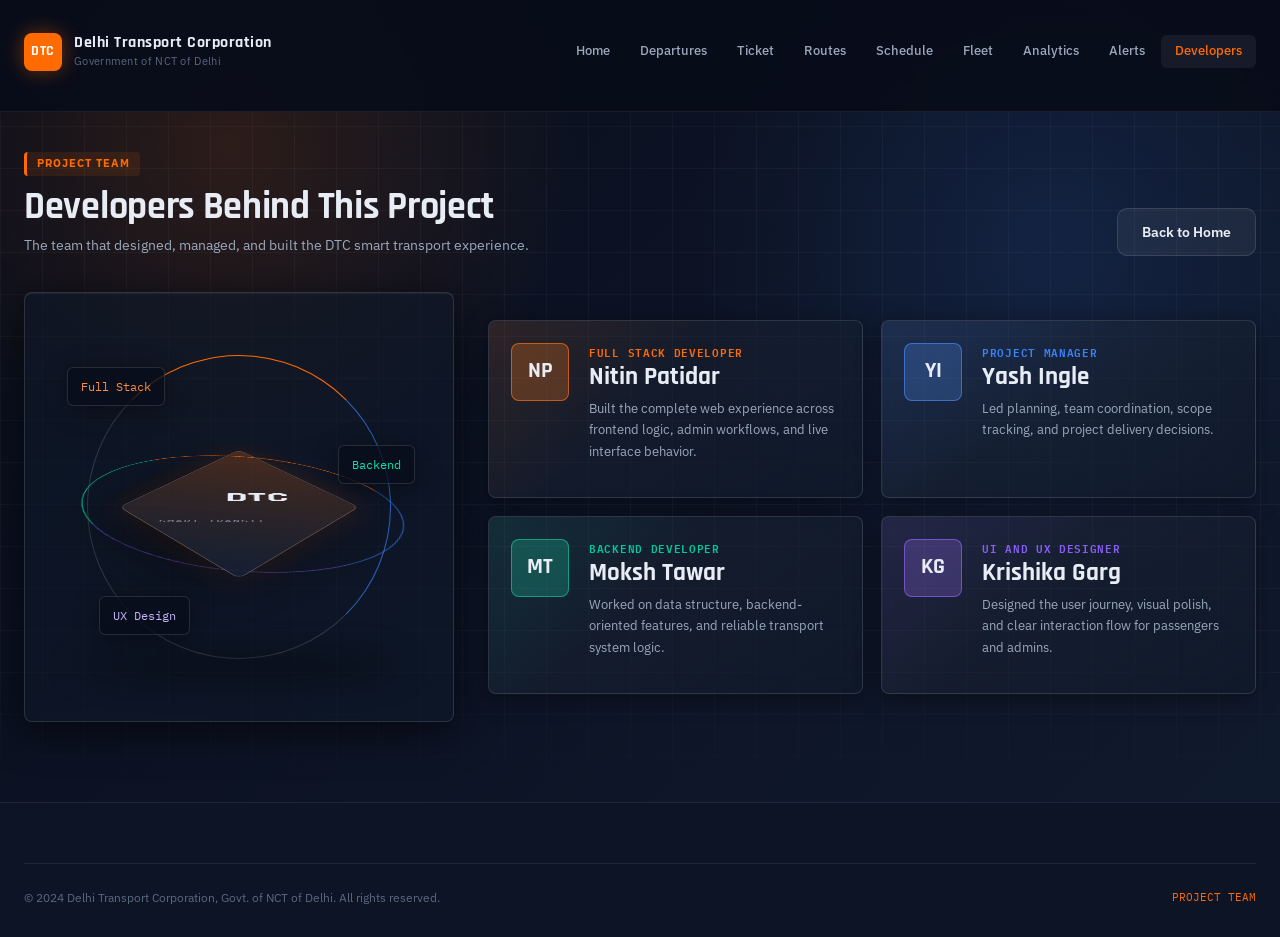
<file: developers.html>
<!DOCTYPE html>
<html lang="en">
<head>
  <meta charset="UTF-8">
  <meta name="viewport" content="width=device-width, initial-scale=1.0">
  <title>Developers | DTC Smart Transport Project</title>
  <link rel="stylesheet" href="styles.css">
  <link rel="icon" href="data:image/svg+xml,<svg xmlns='http://www.w3.org/2000/svg' viewBox='0 0 32 32'><rect width='32' height='32' rx='6' fill='%23FF6B00'/><text y='24' x='4' font-size='20' font-family='monospace' font-weight='bold' fill='white'>DT</text></svg>">
</head>
<body class="developers-page">

<nav class="navbar">
  <div class="container">
    <a href="index.html#hero" class="nav-brand">
      <div class="nav-logo">DTC</div>
      <div class="nav-title">
        <strong>Delhi Transport Corporation</strong>
        <span>Government of NCT of Delhi</span>
      </div>
    </a>

    <ul class="nav-links">
      <li><a href="index.html#hero">Home</a></li>
      <li><a href="index.html#departures">Departures</a></li>
      <li><a href="index.html#ticket">Ticket</a></li>
      <li><a href="index.html#routes">Routes</a></li>
      <li><a href="index.html#schedule">Schedule</a></li>
      <li><a href="index.html#fleet">Fleet</a></li>
      <li><a href="index.html#analytics">Analytics</a></li>
      <li><a href="index.html#alerts-section">Alerts</a></li>
      <li><a href="developers.html" class="active">Developers</a></li>
    </ul>

    <div class="nav-actions">
      <button class="hamburger" aria-label="Menu">
        <span></span><span></span><span></span>
      </button>
    </div>
  </div>
</nav>

<section id="developers">
  <div class="container">
    <div class="section-header developer-header">
      <div>
        <div class="section-tag">Project Team</div>
        <h1 class="section-title">Developers Behind This Project</h1>
        <p class="section-sub">The team that designed, managed, and built the DTC smart transport experience.</p>
      </div>
      <a href="index.html#hero" class="btn-secondary">Back to Home</a>
    </div>

    <div class="developer-showcase">
      <div class="developer-stage" aria-hidden="true">
        <div class="dev-orbit dev-orbit-one"></div>
        <div class="dev-orbit dev-orbit-two"></div>
        <div class="dev-core">
          <span>DTC</span>
          <small>Smart Transit</small>
        </div>
        <div class="dev-floating-card dev-card-a">Full Stack</div>
        <div class="dev-floating-card dev-card-b">Backend</div>
        <div class="dev-floating-card dev-card-c">UX Design</div>
      </div>

      <div class="developers-grid">
        <article class="developer-card" style="--accent: var(--primary); --delay: 0s;">
          <div class="developer-avatar">NP</div>
          <div>
            <p class="developer-role">Full Stack Developer</p>
            <h2>Nitin Patidar</h2>
            <span>Built the complete web experience across frontend logic, admin workflows, and live interface behavior.</span>
          </div>
        </article>

        <article class="developer-card" style="--accent: var(--blue); --delay: .12s;">
          <div class="developer-avatar">YI</div>
          <div>
            <p class="developer-role">Project Manager</p>
            <h2>Yash Ingle</h2>
            <span>Led planning, team coordination, scope tracking, and project delivery decisions.</span>
          </div>
        </article>

        <article class="developer-card" style="--accent: var(--green); --delay: .24s;">
          <div class="developer-avatar">MT</div>
          <div>
            <p class="developer-role">Backend Developer</p>
            <h2>Moksh Tawar</h2>
            <span>Worked on data structure, backend-oriented features, and reliable transport system logic.</span>
          </div>
        </article>

        <article class="developer-card" style="--accent: var(--purple); --delay: .36s;">
          <div class="developer-avatar">KG</div>
          <div>
            <p class="developer-role">UI and UX Designer</p>
            <h2>Krishika Garg</h2>
            <span>Designed the user journey, visual polish, and clear interaction flow for passengers and admins.</span>
          </div>
        </article>
      </div>
    </div>
  </div>
</section>

<footer>
  <div class="container">
    <div class="footer-bottom">
      <span>© 2024 Delhi Transport Corporation, Govt. of NCT of Delhi. All rights reserved.</span>
      <span style="color:var(--primary);font-family:var(--font-mono);font-size:11px">PROJECT TEAM</span>
    </div>
  </div>
</footer>

<script>
  document.querySelector('.hamburger')?.addEventListener('click', () => {
    const links = document.querySelector('.nav-links');
    const isOpen = links?.classList.toggle('open');
    document.querySelector('.hamburger')?.setAttribute('aria-expanded', isOpen ? 'true' : 'false');
  });

  document.querySelectorAll('.nav-links a').forEach(link => {
    link.addEventListener('click', () => {
      document.querySelector('.nav-links')?.classList.remove('open');
      document.querySelector('.hamburger')?.setAttribute('aria-expanded', 'false');
    });
  });
</script>
</body>
</html>
</file>
<file: styles.css>
/* ── Google Fonts ──────────────────────────────────────────────── */
@import url('https://fonts.googleapis.com/css2?family=Rajdhani:wght@400;500;600;700&family=IBM+Plex+Mono:wght@400;500;600&family=IBM+Plex+Sans:wght@300;400;500;600&display=swap');

/* ── CSS Variables ─────────────────────────────────────────────── */
:root {
  --bg:         #080d1a;
  --bg2:        #0d1426;
  --bg3:        #111c30;
  --card:       #0f1929;
  --card2:      #131f33;
  --border:     rgba(255,255,255,0.07);
  --border2:    rgba(255,255,255,0.12);
  --primary:    #FF6B00;
  --primary2:   #FF8C38;
  --green:      #00C896;
  --green2:     #00e6ac;
  --blue:       #3B82F6;
  --yellow:     #F59E0B;
  --red:        #EF4444;
  --purple:     #8B5CF6;
  --text:       #E8EDF5;
  --text2:      #9BA8BC;
  --text3:      #5A6880;
  --font-head:  'Rajdhani', sans-serif;
  --font-mono:  'IBM Plex Mono', monospace;
  --font-body:  'IBM Plex Sans', sans-serif;
  --radius:     10px;
  --radius2:    16px;
  --shadow:     0 4px 24px rgba(0,0,0,0.4);
  --shadow2:    0 8px 40px rgba(0,0,0,0.6);
  --transition: all 0.25s cubic-bezier(0.4,0,0.2,1);
}

/* ── Reset & Base ──────────────────────────────────────────────── */
*, *::before, *::after { box-sizing: border-box; margin: 0; padding: 0; }

html { scroll-behavior: smooth; }

body {
  background: var(--bg);
  color: var(--text);
  font-family: var(--font-body);
  font-size: 15px;
  line-height: 1.6;
  overflow-x: hidden;
}

::-webkit-scrollbar { width: 6px; }
::-webkit-scrollbar-track { background: var(--bg2); }
::-webkit-scrollbar-thumb { background: var(--bg3); border-radius: 99px; }
::-webkit-scrollbar-thumb:hover { background: var(--primary); }

a { color: inherit; text-decoration: none; }
button { cursor: pointer; border: none; background: none; font-family: var(--font-body); }
input, select, textarea { font-family: var(--font-body); }

/* ── Layout ────────────────────────────────────────────────────── */
.container { max-width: 1280px; margin: 0 auto; padding: 0 24px; }
section { padding: 80px 0; }

/* ── Navbar ────────────────────────────────────────────────────── */
.navbar {
  position: fixed; top: 0; left: 0; right: 0; z-index: 1000;
  background: rgba(8,13,26,0.92);
  backdrop-filter: blur(16px);
  border-bottom: 1px solid var(--border);
  height: 64px;
  display: flex; align-items: center;
}

.navbar .container {
  display: flex; align-items: center; gap: 0; width: 100%;
  max-width: 1280px; margin: 0 auto; padding: 0 24px;
}

.nav-brand {
  display: flex; align-items: center; gap: 12px;
  text-decoration: none; color: var(--text); flex-shrink: 0;
}

.nav-logo {
  width: 38px; height: 38px; border-radius: 8px;
  background: var(--primary);
  display: flex; align-items: center; justify-content: center;
  font-family: var(--font-head); font-weight: 700; font-size: 14px;
  color: white; letter-spacing: 0.5px;
  box-shadow: 0 0 20px rgba(255,107,0,0.4);
}

.nav-title { line-height: 1.1; }
.nav-title strong { display: block; font-family: var(--font-head); font-size: 16px; font-weight: 700; letter-spacing: 0.5px; }
.nav-title span { font-size: 11px; color: var(--text3); letter-spacing: 0.3px; }

.nav-links {
  display: flex; align-items: center; gap: 2px;
  list-style: none; margin: 0 auto; padding: 0;
  min-width: 0;
}

.nav-links a {
  display: flex; align-items: center; gap: 6px;
  padding: 6px 14px; border-radius: 6px;
  font-size: 13px; font-weight: 500; color: var(--text2);
  transition: var(--transition);
  white-space: nowrap;
}
.nav-links a:hover, .nav-links a.active {
  color: var(--text); background: rgba(255,255,255,0.06);
}
.nav-links a.active { color: var(--primary); }

.nav-actions { display: flex; align-items: center; gap: 10px; flex-shrink: 0; margin-left: auto; }

.btn-lang {
  padding: 5px 12px; border-radius: 6px;
  background: rgba(255,255,255,0.06); border: 1px solid var(--border);
  color: var(--text2); font-size: 13px; font-weight: 500;
  transition: var(--transition);
}
.btn-lang:hover { color: var(--text); border-color: var(--border2); }

.btn-admin {
  padding: 7px 16px; border-radius: 7px;
  background: var(--primary); color: white;
  font-size: 13px; font-weight: 600;
  transition: var(--transition);
  flex-shrink: 0;
  white-space: nowrap;
}
.btn-admin:hover { background: var(--primary2); box-shadow: 0 0 20px rgba(255,107,0,0.4); }

.hamburger { display: none; flex-direction: column; gap: 5px; padding: 4px; }
.hamburger span { width: 22px; height: 2px; background: var(--text2); border-radius: 2px; transition: var(--transition); }

/* ── Driver Panel ───────────────────────────────────────────── */
.mobile-driver-panel-item { display: none; }

.driver-panel{
  display:flex;
  align-items:center;
  gap:10px;
  padding:6px 10px;
  border-radius:12px;
  background:rgba(255,255,255,0.05);
  border:1px solid var(--border);
  backdrop-filter:blur(10px);
  transition:var(--transition);
}

.driver-panel:hover{
  border-color:var(--border2);
}

.driver-select{
  background:var(--bg3);
  color:var(--text);
  border:1px solid var(--border);
  padding:7px 10px;
  border-radius:8px;
  font-size:13px;
  min-width:140px;
  transition:var(--transition);
}

.driver-select:focus{
  outline:none;
  border-color:var(--primary);
  box-shadow:0 0 0 3px rgba(255,107,0,0.12);
}

.driver-info{
  display:flex;
  align-items:center;
  gap:6px;
  font-size:13px;
  color:var(--text2);
  white-space:nowrap;
}

.driver-info strong{
  color:var(--primary);
  font-weight:700;
}

.btn-driver-edit{
  padding:7px 12px;
  border-radius:8px;
  background:var(--primary);
  color:white;
  font-size:12px;
  font-weight:700;
  transition:var(--transition);
}

.btn-driver-edit:hover{
  background:var(--primary2);
  transform:translateY(-1px);
  box-shadow:0 0 16px rgba(255,107,0,0.35);
}

@media (max-width:1100px){
  .driver-panel{
    display:none;
  }
}


/* ── Live Badge ─────────────────────────────────────────────────── */
.live-badge {
  display: inline-flex; align-items: center; gap: 7px;
  padding: 4px 12px; border-radius: 99px;
  background: rgba(0,200,150,0.1); border: 1px solid rgba(0,200,150,0.25);
  font-family: var(--font-mono); font-size: 11px; color: var(--green); font-weight: 500;
}
.live-dot {
  width: 7px; height: 7px; border-radius: 50%;
  background: var(--green);
  animation: pulse-dot 1.5s ease-in-out infinite;
}
@keyframes pulse-dot {
  0%, 100% { opacity: 1; box-shadow: 0 0 0 0 rgba(0,200,150,0.5); }
  50% { opacity: 0.7; box-shadow: 0 0 0 5px rgba(0,200,150,0); }
}

/* ── Hero ──────────────────────────────────────────────────────── */
#hero {
  min-height: 100vh;
  padding-top: 64px;
  position: relative;
  display: flex; align-items: center;
  background: radial-gradient(ellipse 80% 60% at 50% 0%, rgba(255,107,0,0.08) 0%, transparent 70%),
              radial-gradient(ellipse 60% 80% at 80% 100%, rgba(0,200,150,0.05) 0%, transparent 60%),
              var(--bg);
  overflow: hidden;
}

.hero-grid {
  position: absolute; inset: 0;
  background-image: linear-gradient(rgba(255,255,255,0.02) 1px, transparent 1px),
                    linear-gradient(90deg, rgba(255,255,255,0.02) 1px, transparent 1px);
  background-size: 50px 50px;
  mask-image: radial-gradient(ellipse 80% 100% at 50% 0%, black, transparent);
}

.hero-content { position: relative; z-index: 1; }

.hero-inner {
  display: grid; grid-template-columns: 1fr 1fr; gap: 60px; align-items: center;
}

.hero-label {
  display: inline-flex; align-items: center; gap: 8px;
  padding: 5px 14px; border-radius: 99px;
  background: rgba(255,107,0,0.1); border: 1px solid rgba(255,107,0,0.25);
  font-size: 12px; font-weight: 600; color: var(--primary); letter-spacing: 1px; text-transform: uppercase;
  margin-bottom: 20px;
}

.hero-title {
  font-family: var(--font-head); font-size: clamp(40px,5vw,64px); font-weight: 700;
  line-height: 1.05; letter-spacing: -0.5px;
  margin-bottom: 12px;
}
.hero-title span { color: var(--primary); }

.hero-subtitle {
  font-family: var(--font-head); font-size: 18px; font-weight: 400;
  color: var(--text2); letter-spacing: 0.3px; margin-bottom: 24px;
}

.hero-desc { color: var(--text2); font-size: 15px; max-width: 480px; margin-bottom: 32px; line-height: 1.7; }

.hero-btns { display: flex; gap: 12px; flex-wrap: wrap; }

.btn-primary {
  display: inline-flex; align-items: center; gap: 8px;
  padding: 12px 24px; border-radius: var(--radius);
  background: var(--primary); color: white;
  font-weight: 600; font-size: 14px; transition: var(--transition);
}
.btn-primary:hover { background: var(--primary2); box-shadow: 0 0 30px rgba(255,107,0,0.4); transform: translateY(-1px); }

.btn-secondary {
  display: inline-flex; align-items: center; gap: 8px;
  padding: 12px 24px; border-radius: var(--radius);
  background: rgba(255,255,255,0.06); border: 1px solid var(--border2);
  color: var(--text); font-weight: 600; font-size: 14px; transition: var(--transition);
}
.btn-secondary:hover { background: rgba(255,255,255,0.1); transform: translateY(-1px); }

/* Hero Search Card */
.hero-search-card {
  background: var(--card);
  border: 1px solid var(--border2);
  border-radius: var(--radius2);
  padding: 28px;
  box-shadow: var(--shadow2);
}

.search-card-title {
  font-family: var(--font-head); font-size: 20px; font-weight: 700;
  margin-bottom: 20px; display: flex; align-items: center; gap: 10px;
}
.search-card-title span { color: var(--primary); }

.search-grid { display: grid; grid-template-columns: 1fr 1fr; gap: 14px; }
.search-full { grid-column: 1 / -1; }

.form-group { display: flex; flex-direction: column; gap: 6px; }
.form-label { font-size: 12px; font-weight: 600; color: var(--text3); text-transform: uppercase; letter-spacing: 0.8px; }

.form-input, .form-select {
  padding: 10px 14px; border-radius: var(--radius);
  background: var(--bg3); border: 1px solid var(--border);
  color: var(--text); font-size: 14px; transition: var(--transition);
  width: 100%;
}
.form-input:focus, .form-select:focus {
  outline: none; border-color: var(--primary); box-shadow: 0 0 0 3px rgba(255,107,0,0.1);
}
.form-select option { background: var(--bg3); }

.btn-search {
  width: 100%; padding: 13px; border-radius: var(--radius);
  background: var(--primary); color: white;
  font-weight: 700; font-size: 15px; font-family: var(--font-head);
  letter-spacing: 0.5px; transition: var(--transition);
  display: flex; align-items: center; justify-content: center; gap: 8px;
}
.btn-search:hover { background: var(--primary2); box-shadow: 0 0 30px rgba(255,107,0,0.4); }

/* Search Results */
#searchResults {
  margin-top: 16px; display: none;
}
.search-result-item {
  display: flex; align-items: center; justify-content: space-between;
  padding: 12px; border-radius: var(--radius);
  background: var(--bg3); border: 1px solid var(--border);
  margin-bottom: 8px;
  animation: slideIn 0.3s ease;
}
.search-result-route { font-family: var(--font-mono); font-weight: 600; color: var(--primary); font-size: 14px; }
.search-result-info { font-size: 13px; color: var(--text2); }
.search-result-status { font-size: 12px; font-weight: 600; padding: 3px 10px; border-radius: 99px; }
.status-on-time { background: rgba(0,200,150,0.15); color: var(--green); }
.status-delayed  { background: rgba(245,158,11,0.15); color: var(--yellow); }

/* ── Hero Stats ──────────────────────────────────────────────────── */
.hero-stats {
  display: grid; grid-template-columns: repeat(4, 1fr); gap: 1px;
  background: var(--border);
  border: 1px solid var(--border);
  border-radius: var(--radius2);
  overflow: hidden;
  margin-top: 60px;
}

.stat-item {
  background: var(--card); padding: 24px;
  text-align: center;
  transition: var(--transition);
}
.stat-item:hover { background: var(--card2); }

.stat-number {
  font-family: var(--font-mono); font-size: clamp(22px,3vw,32px);
  font-weight: 600; color: var(--text);
  display: block; margin-bottom: 6px;
}
.stat-number span { color: var(--primary); }

.stat-label { font-size: 12px; color: var(--text3); text-transform: uppercase; letter-spacing: 0.8px; margin-bottom: 6px; }
.stat-change { font-size: 12px; color: var(--green); font-weight: 600; display: flex; align-items: center; justify-content: center; gap: 4px; }
.stat-change.negative { color: var(--red); }
.stat-change.neutral { color: var(--text3); }

/* ── Section Headers ─────────────────────────────────────────────── */
.section-header {
  display: flex; align-items: flex-end; justify-content: space-between;
  margin-bottom: 36px; gap: 20px;
}

.section-tag {
  display: inline-block;
  padding: 3px 10px; border-radius: 4px;
  background: rgba(255,107,0,0.1); border-left: 3px solid var(--primary);
  font-size: 11px; font-weight: 700; color: var(--primary);
  text-transform: uppercase; letter-spacing: 1px;
  margin-bottom: 10px;
}

.section-title {
  font-family: var(--font-head); font-size: clamp(28px,3vw,40px);
  font-weight: 700; line-height: 1.1; letter-spacing: -0.3px;
}

.section-sub { color: var(--text2); font-size: 14px; margin-top: 6px; }

/* ── Map Section ─────────────────────────────────────────────────── */
#map-section { padding: 60px 0; background: var(--bg2); }

.map-container {
  background: var(--card);
  border: 1px solid var(--border2);
  border-radius: var(--radius2);
  overflow: hidden;
  box-shadow: var(--shadow2);
}

.map-header {
  display: flex; align-items: center; justify-content: space-between;
  padding: 16px 20px; border-bottom: 1px solid var(--border);
  background: var(--card2);
}

.map-title { font-family: var(--font-head); font-size: 16px; font-weight: 700; display: flex; align-items: center; gap: 10px; }
.map-controls { display: flex; gap: 8px; }

.map-btn {
  padding: 6px 14px; border-radius: 6px;
  background: rgba(255,255,255,0.06); border: 1px solid var(--border);
  color: var(--text2); font-size: 12px; font-weight: 600;
  transition: var(--transition);
}
.map-btn:hover, .map-btn.active { background: var(--primary); border-color: var(--primary); color: white; }

.map-body { display: grid; grid-template-columns: 1fr 320px; }

#dtcMap {
  width: 100%; height: 420px;
  background: var(--bg);
  position: relative; overflow: hidden;
}

.map-overlay-text {
  position: absolute; top: 50%; left: 50%; transform: translate(-50%,-50%);
  text-align: center; pointer-events: none;
}

.map-sidebar {
  border-left: 1px solid var(--border);
  padding: 16px;
  overflow-y: auto; max-height: 420px;
}

.map-sidebar-title {
  font-size: 11px; font-weight: 700; color: var(--text3);
  text-transform: uppercase; letter-spacing: 0.8px; margin-bottom: 12px;
}

.live-route-item {
  display: flex; align-items: flex-start; gap: 10px;
  padding: 10px; border-radius: 8px;
  background: var(--bg3); margin-bottom: 6px;
  border: 1px solid var(--border);
  transition: var(--transition);
}
.live-route-item:hover { border-color: var(--border2); }

.route-dot {
  width: 8px; height: 8px; border-radius: 50%; flex-shrink: 0; margin-top: 5px;
}
.dot-green { background: var(--green); box-shadow: 0 0 8px var(--green); }
.dot-yellow { background: var(--yellow); box-shadow: 0 0 8px var(--yellow); }
.dot-red { background: var(--red); box-shadow: 0 0 8px var(--red); }

.route-item-no { font-family: var(--font-mono); font-size: 12px; font-weight: 600; color: var(--primary); }
.route-item-info { font-size: 12px; color: var(--text2); margin-top: 2px; }

/* Map SVG bus icons */
.bus-marker {
  position: absolute;
  width: 28px; height: 28px;
  display: flex; align-items: center; justify-content: center;
  border-radius: 50%; font-size: 14px;
  cursor: pointer; transition: transform 0.3s ease;
  transform-origin: center;
}
.bus-marker:hover { transform: scale(1.3); z-index: 10; }

/* ── Departures ──────────────────────────────────────────────────── */
#departures { background: var(--bg); }

.tab-bar {
  display: flex; gap: 6px; margin-bottom: 20px; flex-wrap: wrap;
}
.tab-btn {
  padding: 8px 18px; border-radius: 7px;
  background: rgba(255,255,255,0.05); border: 1px solid var(--border);
  color: var(--text2); font-size: 13px; font-weight: 600;
  transition: var(--transition);
}
.tab-btn.active, .tab-btn:hover { background: var(--primary); border-color: var(--primary); color: white; }

.dep-table-wrap {
  background: var(--card); border: 1px solid var(--border2);
  border-radius: var(--radius2); overflow: hidden; box-shadow: var(--shadow);
}

.dep-table { width: 100%; border-collapse: collapse; }
.dep-table thead { background: var(--card2); }
.dep-table th {
  padding: 12px 16px; text-align: left;
  font-size: 11px; font-weight: 700; color: var(--text3);
  text-transform: uppercase; letter-spacing: 0.8px;
  border-bottom: 1px solid var(--border);
}
.dep-table td {
  padding: 14px 16px; border-bottom: 1px solid var(--border);
  font-size: 14px; vertical-align: middle;
}
.dep-table tr:last-child td { border-bottom: none; }
.dep-table tbody tr { transition: var(--transition); }
.dep-table tbody tr:hover { background: rgba(255,255,255,0.03); }

.route-badge {
  display: inline-block; padding: 3px 10px; border-radius: 5px;
  background: rgba(255,107,0,0.12); border: 1px solid rgba(255,107,0,0.25);
  font-family: var(--font-mono); font-size: 13px; font-weight: 600; color: var(--primary);
}

.time-display { font-family: var(--font-mono); font-size: 14px; font-weight: 600; }
.time-delay { font-size: 11px; color: var(--yellow); margin-top: 2px; }

.status-pill {
  display: inline-flex; align-items: center; gap: 5px;
  padding: 4px 10px; border-radius: 99px; font-size: 12px; font-weight: 600;
}
.pill-on-time   { background: rgba(0,200,150,0.12); color: var(--green); border: 1px solid rgba(0,200,150,0.25); }
.pill-delayed   { background: rgba(245,158,11,0.12); color: var(--yellow); border: 1px solid rgba(245,158,11,0.25); }
.pill-slight    { background: rgba(59,130,246,0.12); color: var(--blue); border: 1px solid rgba(59,130,246,0.25); }
.pill-cancelled { background: rgba(239,68,68,0.12);  color: var(--red);  border: 1px solid rgba(239,68,68,0.25); }

.occ-bar { width: 60px; height: 6px; background: var(--bg3); border-radius: 99px; overflow: hidden; margin-top: 4px; }
.occ-fill { height: 100%; border-radius: 99px; transition: width 0.5s ease; }
.occ-low  { background: var(--green); }
.occ-mid  { background: var(--yellow); }
.occ-high { background: var(--red); }

.occ-label { font-size: 12px; color: var(--text2); }

/* ── Routes ──────────────────────────────────────────────────────── */
#routes { background: var(--bg2); }

.routes-grid { display: grid; grid-template-columns: repeat(auto-fill, minmax(340px,1fr)); gap: 16px; }

.route-card {
  background: var(--card); border: 1px solid var(--border2);
  border-radius: var(--radius2); padding: 20px;
  transition: var(--transition); position: relative; overflow: hidden;
}
.route-card::before {
  content: ''; position: absolute; top: 0; left: 0; right: 0; height: 3px;
  background: var(--primary); transform: scaleX(0); transform-origin: left;
  transition: transform 0.3s ease;
}
.route-card:hover { border-color: rgba(255,107,0,0.3); transform: translateY(-2px); box-shadow: var(--shadow); }
.route-card:hover::before { transform: scaleX(1); }

.route-card-header { display: flex; align-items: center; justify-content: space-between; margin-bottom: 14px; }
.route-number { font-family: var(--font-mono); font-size: 22px; font-weight: 700; color: var(--primary); }
.route-status-pill { font-size: 11px; font-weight: 700; padding: 3px 10px; border-radius: 99px; text-transform: uppercase; letter-spacing: 0.5px; }
.rs-active    { background: rgba(0,200,150,0.12); color: var(--green); }
.rs-delayed   { background: rgba(245,158,11,0.12); color: var(--yellow); }
.rs-suspended { background: rgba(239,68,68,0.12);  color: var(--red); }

.route-name { font-size: 15px; font-weight: 600; margin-bottom: 6px; }
.route-path { font-size: 13px; color: var(--text2); display: flex; align-items: center; gap: 6px; margin-bottom: 14px; }
.route-arrow { color: var(--text3); }

.route-meta { display: grid; grid-template-columns: 1fr 1fr 1fr; gap: 10px; margin-bottom: 14px; }
.route-meta-item { text-align: center; }
.route-meta-val { font-family: var(--font-mono); font-size: 14px; font-weight: 600; color: var(--text); }
.route-meta-key { font-size: 11px; color: var(--text3); text-transform: uppercase; letter-spacing: 0.5px; }

.route-actions { display: flex; gap: 8px; }
.btn-outline {
  flex: 1; padding: 8px; border-radius: 7px;
  background: transparent; border: 1px solid var(--border);
  color: var(--text2); font-size: 13px; font-weight: 600;
  transition: var(--transition); text-align: center;
}
.btn-outline:hover { border-color: var(--primary); color: var(--primary); background: rgba(255,107,0,0.05); }
.btn-outline.danger:hover { border-color: var(--red); color: var(--red); background: rgba(239,68,68,0.05); }

/* Add route modal trigger */
.btn-add {
  display: inline-flex; align-items: center; gap: 8px;
  padding: 10px 20px; border-radius: var(--radius);
  background: rgba(0,200,150,0.1); border: 1px solid rgba(0,200,150,0.25);
  color: var(--green); font-size: 14px; font-weight: 600;
  transition: var(--transition);
}
.btn-add:hover { background: var(--green); color: var(--bg); }

/* ── Schedule ──────────────────────────────────────────────────── */
#schedule { background: var(--bg); }

.schedule-wrap { display: grid; grid-template-columns: 280px 1fr; gap: 24px; }

.schedule-selector { background: var(--card); border: 1px solid var(--border2); border-radius: var(--radius2); overflow: hidden; }
.schedule-selector-head { padding: 14px 16px; background: var(--card2); border-bottom: 1px solid var(--border); font-family: var(--font-head); font-size: 14px; font-weight: 700; }
.schedule-route-item {
  padding: 12px 16px; border-bottom: 1px solid var(--border);
  cursor: pointer; transition: var(--transition);
  display: flex; align-items: center; gap: 10px;
}
.schedule-route-item:last-child { border-bottom: none; }
.schedule-route-item:hover, .schedule-route-item.active { background: rgba(255,107,0,0.08); }
.schedule-route-item.active .srn { color: var(--primary); }
.srn { font-family: var(--font-mono); font-size: 13px; font-weight: 700; color: var(--text2); }
.srname { font-size: 12px; color: var(--text3); }

.schedule-panel { background: var(--card); border: 1px solid var(--border2); border-radius: var(--radius2); overflow: hidden; }
.schedule-panel-head { padding: 16px 20px; background: var(--card2); border-bottom: 1px solid var(--border); }
.schedule-panel-title { font-family: var(--font-head); font-size: 18px; font-weight: 700; margin-bottom: 4px; }
.schedule-panel-sub { font-size: 13px; color: var(--text2); }

.schedule-tabs { display: flex; border-bottom: 1px solid var(--border); }
.schedule-tab {
  padding: 12px 20px; font-size: 13px; font-weight: 600; color: var(--text3);
  border-bottom: 2px solid transparent; margin-bottom: -1px;
  cursor: pointer; transition: var(--transition);
}
.schedule-tab.active, .schedule-tab:hover { color: var(--primary); border-bottom-color: var(--primary); }

.schedule-grid-wrap { display: grid; grid-template-columns: 1fr 1fr; gap: 0; }
.schedule-col { padding: 20px; }
.schedule-col:first-child { border-right: 1px solid var(--border); }
.schedule-col-title {
  font-family: var(--font-head); font-size: 14px; font-weight: 700;
  margin-bottom: 16px; display: flex; align-items: center; gap: 8px;
  color: var(--text2);
}

.time-slot {
  display: flex; align-items: center; justify-content: space-between;
  padding: 8px 12px; border-radius: 6px; margin-bottom: 4px;
  background: var(--bg3); transition: var(--transition);
}
.time-slot:hover { background: rgba(255,107,0,0.08); }
.time-slot-time { font-family: var(--font-mono); font-size: 14px; font-weight: 600; }
.time-slot-arr { font-family: var(--font-mono); font-size: 12px; color: var(--text3); }
.time-slot-type { font-size: 11px; padding: 2px 8px; border-radius: 99px; }
.type-cng { background: rgba(59,130,246,0.12); color: var(--blue); }
.type-ac  { background: rgba(139,92,246,0.12); color: var(--purple); }
.type-ev  { background: rgba(0,200,150,0.12); color: var(--green); }
.type-exp { background: rgba(255,107,0,0.12); color: var(--primary); }

/* ── Fleet ───────────────────────────────────────────────────────── */
#fleet { background: var(--bg2); }

.fleet-summary { display: grid; grid-template-columns: repeat(4, 1fr); gap: 16px; margin-bottom: 32px; }

.fleet-card {
  background: var(--card); border: 1px solid var(--border2); border-radius: var(--radius2);
  padding: 20px; transition: var(--transition);
}
.fleet-card:hover { transform: translateY(-2px); box-shadow: var(--shadow); }

.fleet-icon { font-size: 28px; margin-bottom: 12px; }
.fleet-type { font-size: 12px; font-weight: 700; color: var(--text3); text-transform: uppercase; letter-spacing: 0.8px; margin-bottom: 4px; }
.fleet-count { font-family: var(--font-mono); font-size: 28px; font-weight: 700; color: var(--text); margin-bottom: 4px; }
.fleet-desc { font-size: 13px; color: var(--text2); margin-bottom: 12px; }

.fleet-progress { height: 4px; background: var(--bg3); border-radius: 99px; overflow: hidden; margin-bottom: 6px; }
.fleet-progress-fill { height: 100%; border-radius: 99px; transition: width 1s ease; }
.fp-green  { background: linear-gradient(90deg, var(--green), var(--green2)); }
.fp-blue   { background: linear-gradient(90deg, var(--blue), #60A5FA); }
.fp-orange { background: linear-gradient(90deg, var(--primary), var(--primary2)); }
.fp-purple { background: linear-gradient(90deg, var(--purple), #A78BFA); }

.fleet-pct { font-size: 12px; color: var(--text2); }

/* Fleet Table */
.fleet-table-wrap {
  background: var(--card); border: 1px solid var(--border2);
  border-radius: var(--radius2); overflow: hidden;
}
.fleet-table-header {
  display: flex; align-items: center; justify-content: space-between;
  padding: 16px 20px; border-bottom: 1px solid var(--border); background: var(--card2);
}
.fleet-table-title { font-family: var(--font-head); font-size: 16px; font-weight: 700; }
.search-input-wrap { position: relative; }
.search-input-wrap input {
  padding: 8px 12px 8px 34px; border-radius: 7px;
  background: var(--bg3); border: 1px solid var(--border);
  color: var(--text); font-size: 13px; width: 220px;
}
.search-input-wrap::before {
  content: '🔍'; position: absolute; left: 10px; top: 50%;
  transform: translateY(-50%); font-size: 13px; pointer-events: none;
}

.bus-table { width: 100%; border-collapse: collapse; }
.bus-table th, .bus-table td {
  padding: 12px 16px; text-align: left; border-bottom: 1px solid var(--border);
}
.bus-table th { font-size: 11px; font-weight: 700; color: var(--text3); text-transform: uppercase; letter-spacing: 0.8px; background: transparent; }
.bus-table tbody tr { transition: var(--transition); }
.bus-table tbody tr:hover { background: rgba(255,255,255,0.02); }
.bus-table tbody tr:last-child td { border-bottom: none; }
.bus-table td { font-size: 13px; }

.bus-reg { font-family: var(--font-mono); font-weight: 600; color: var(--text); }
.bus-status-dot { width: 8px; height: 8px; border-radius: 50%; display: inline-block; margin-right: 6px; }

/* ── Analytics ────────────────────────────────────────────────── */
#analytics { background: var(--bg); }

.analytics-grid { display: grid; grid-template-columns: 2fr 1fr; gap: 24px; }

.analytics-card {
  background: var(--card); border: 1px solid var(--border2);
  border-radius: var(--radius2); overflow: hidden;
}
.analytics-card-head {
  padding: 16px 20px; border-bottom: 1px solid var(--border);
  display: flex; align-items: center; justify-content: space-between; background: var(--card2);
}
.analytics-card-title { font-family: var(--font-head); font-size: 16px; font-weight: 700; }
.analytics-card-body { padding: 20px; }

canvas { display: block; width: 100% !important; }

.donut-wrap { display: flex; align-items: center; gap: 24px; }
.donut-legend { flex: 1; }
.legend-item { display: flex; align-items: center; gap: 10px; margin-bottom: 12px; }
.legend-dot { width: 10px; height: 10px; border-radius: 50%; flex-shrink: 0; }
.legend-label { font-size: 13px; color: var(--text2); flex: 1; }
.legend-val { font-family: var(--font-mono); font-size: 13px; font-weight: 600; }

/* ── Alerts ──────────────────────────────────────────────────────── */
#alerts-section { background: var(--bg2); }

.alerts-layout { display: grid; grid-template-columns: 1fr 320px; gap: 24px; }

.alerts-list { display: flex; flex-direction: column; gap: 10px; }

.alert-card {
  background: var(--card); border: 1px solid var(--border2);
  border-radius: var(--radius2); padding: 16px 20px;
  display: flex; align-items: flex-start; gap: 14px;
  transition: var(--transition);
  animation: slideIn 0.4s ease;
}
.alert-card:hover { border-color: var(--border2); transform: translateX(4px); }

.alert-icon { font-size: 22px; flex-shrink: 0; margin-top: 2px; }
.alert-content { flex: 1; }
.alert-title { font-weight: 700; font-size: 14px; margin-bottom: 4px; }
.alert-msg { font-size: 13px; color: var(--text2); line-height: 1.6; }
.alert-meta { display: flex; align-items: center; gap: 10px; margin-top: 8px; }
.alert-tag { font-size: 11px; font-weight: 600; padding: 2px 8px; border-radius: 4px; }
.at-warning { background: rgba(245,158,11,0.12); color: var(--yellow); }
.at-danger  { background: rgba(239,68,68,0.12);  color: var(--red); }
.at-info    { background: rgba(59,130,246,0.12); color: var(--blue); }
.at-success { background: rgba(0,200,150,0.12); color: var(--green); }

.alert-dismiss {
  background: rgba(255,255,255,0.05); border: 1px solid var(--border);
  color: var(--text3); border-radius: 6px;
  padding: 4px 10px; font-size: 12px; flex-shrink: 0;
  transition: var(--transition);
}
.alert-dismiss:hover { background: rgba(239,68,68,0.12); color: var(--red); border-color: rgba(239,68,68,0.25); }

/* Quick Actions */
.quick-actions { background: var(--card); border: 1px solid var(--border2); border-radius: var(--radius2); overflow: hidden; }
.qa-head { padding: 14px 16px; background: var(--card2); border-bottom: 1px solid var(--border); font-family: var(--font-head); font-size: 15px; font-weight: 700; }
.qa-grid { display: grid; grid-template-columns: 1fr 1fr; gap: 0; }
.qa-item {
  padding: 18px 14px; border-right: 1px solid var(--border); border-bottom: 1px solid var(--border);
  text-align: center; cursor: pointer; transition: var(--transition);
}
.qa-item:nth-child(even) { border-right: none; }
.qa-item:nth-last-child(-n+2) { border-bottom: none; }
.qa-item:hover { background: rgba(255,107,0,0.05); }
.qa-icon { font-size: 22px; margin-bottom: 8px; }
.qa-label { font-size: 12px; font-weight: 600; color: var(--text2); }

/* ── Developers ─────────────────────────────────────────────────── */
#developers {
  position: relative;
  overflow: hidden;
  background:
    radial-gradient(circle at 18% 18%, rgba(255,107,0,0.14), transparent 28%),
    radial-gradient(circle at 82% 30%, rgba(59,130,246,0.13), transparent 30%),
    linear-gradient(135deg, var(--bg), var(--bg2) 58%, #101a2d);
}

.developers-page #developers {
  min-height: calc(100vh - 105px);
  padding-top: 150px;
}

#developers::before {
  content: "";
  position: absolute;
  inset: 0;
  pointer-events: none;
  background-image:
    linear-gradient(rgba(255,255,255,0.035) 1px, transparent 1px),
    linear-gradient(90deg, rgba(255,255,255,0.035) 1px, transparent 1px);
  background-size: 42px 42px;
  mask-image: linear-gradient(to bottom, transparent, #000 18%, #000 82%, transparent);
}

.developer-header { position: relative; z-index: 2; }

.developer-showcase {
  position: relative;
  z-index: 2;
  display: grid;
  grid-template-columns: minmax(280px, 430px) 1fr;
  gap: 34px;
  align-items: center;
}

.developer-stage {
  position: relative;
  min-height: 430px;
  border: 1px solid var(--border2);
  border-radius: 8px;
  background: rgba(15,25,41,0.62);
  box-shadow: var(--shadow2), inset 0 1px 0 rgba(255,255,255,0.05);
  perspective: 900px;
  transform-style: preserve-3d;
  overflow: hidden;
}

.developer-stage::after {
  content: "";
  position: absolute;
  left: 12%;
  right: 12%;
  bottom: 40px;
  height: 28px;
  border-radius: 50%;
  background: rgba(0,0,0,0.36);
  filter: blur(16px);
}

.dev-orbit {
  position: absolute;
  inset: 62px;
  border: 1px solid rgba(255,255,255,0.15);
  border-top-color: var(--primary);
  border-right-color: rgba(59,130,246,0.72);
  border-radius: 50%;
  transform-style: preserve-3d;
  animation: devSpin 11s linear infinite;
}

.dev-orbit-two {
  inset: 96px 50px;
  border-left-color: var(--green);
  border-bottom-color: rgba(139,92,246,0.65);
  animation-duration: 15s;
  animation-direction: reverse;
  transform: rotateX(62deg) rotateZ(18deg);
}

.dev-core {
  position: absolute;
  top: 50%;
  left: 50%;
  width: 170px;
  height: 170px;
  display: grid;
  place-items: center;
  text-align: center;
  border: 1px solid rgba(255,255,255,0.18);
  border-radius: 8px;
  background: linear-gradient(145deg, rgba(255,107,0,0.24), rgba(19,31,51,0.92));
  box-shadow: 0 28px 80px rgba(0,0,0,0.52), 0 0 42px rgba(255,107,0,0.18);
  transform: translate(-50%, -50%) rotateX(58deg) rotateZ(45deg);
  animation: coreFloat 4.8s ease-in-out infinite;
}

.dev-core span,
.dev-core small {
  display: block;
  transform: rotateZ(-45deg) rotateX(-58deg);
}

.dev-core span {
  font-family: var(--font-head);
  font-size: 42px;
  font-weight: 700;
  color: var(--text);
}

.dev-core small {
  margin-top: -44px;
  font-family: var(--font-mono);
  font-size: 11px;
  color: var(--text2);
  text-transform: uppercase;
  letter-spacing: 1px;
}

.dev-floating-card {
  position: absolute;
  padding: 9px 13px;
  border: 1px solid var(--border2);
  border-radius: 6px;
  background: rgba(8,13,26,0.78);
  color: var(--text);
  font-family: var(--font-mono);
  font-size: 12px;
  box-shadow: var(--shadow);
  animation: labelFloat 4.2s ease-in-out infinite;
}

.dev-card-a { top: 74px; left: 42px; color: var(--primary2); }
.dev-card-b { right: 38px; top: 152px; color: var(--green2); animation-delay: .7s; }
.dev-card-c { left: 74px; bottom: 86px; color: #c4b5fd; animation-delay: 1.2s; }

.developers-grid {
  display: grid;
  grid-template-columns: repeat(2, minmax(0, 1fr));
  gap: 18px;
}

.developer-card {
  position: relative;
  display: grid;
  grid-template-columns: 62px 1fr;
  gap: 16px;
  min-height: 178px;
  padding: 22px;
  border: 1px solid var(--border2);
  border-radius: 8px;
  background: linear-gradient(145deg, rgba(255,255,255,0.045), rgba(15,25,41,0.86));
  box-shadow: var(--shadow);
  transform-style: preserve-3d;
  animation: cardRise .7s ease both, cardDrift 5.5s ease-in-out infinite;
  animation-delay: var(--delay), calc(var(--delay) + .7s);
  transition: transform .25s ease, border-color .25s ease, box-shadow .25s ease;
}

.developer-card::before {
  content: "";
  position: absolute;
  inset: 0;
  border-radius: inherit;
  background: linear-gradient(135deg, color-mix(in srgb, var(--accent) 28%, transparent), transparent 42%);
  opacity: .38;
  pointer-events: none;
}

.developer-card:hover {
  border-color: color-mix(in srgb, var(--accent) 62%, var(--border2));
  box-shadow: 0 18px 60px rgba(0,0,0,0.55);
  transform: translateY(-7px) rotateX(4deg) rotateY(-4deg);
}

.developer-avatar {
  position: relative;
  z-index: 1;
  width: 58px;
  height: 58px;
  display: grid;
  place-items: center;
  border-radius: 8px;
  background: color-mix(in srgb, var(--accent) 22%, rgba(255,255,255,0.04));
  border: 1px solid color-mix(in srgb, var(--accent) 58%, var(--border2));
  color: var(--text);
  font-family: var(--font-head);
  font-size: 22px;
  font-weight: 700;
}

.developer-card h2,
.developer-card h3 {
  position: relative;
  z-index: 1;
  margin: 3px 0 8px;
  font-family: var(--font-head);
  font-size: 25px;
  line-height: 1.05;
  color: var(--text);
}

.developer-role {
  position: relative;
  z-index: 1;
  color: var(--accent);
  font-family: var(--font-mono);
  font-size: 11px;
  font-weight: 600;
  text-transform: uppercase;
  letter-spacing: .7px;
}

.developer-card span {
  position: relative;
  z-index: 1;
  display: block;
  color: var(--text2);
  font-size: 13px;
  line-height: 1.65;
}

@keyframes devSpin {
  from { transform: rotateX(68deg) rotateZ(0deg); }
  to { transform: rotateX(68deg) rotateZ(360deg); }
}

@keyframes coreFloat {
  0%, 100% { transform: translate(-50%, -50%) rotateX(58deg) rotateZ(45deg) translateZ(0); }
  50% { transform: translate(-50%, -56%) rotateX(58deg) rotateZ(45deg) translateZ(34px); }
}

@keyframes labelFloat {
  0%, 100% { transform: translate3d(0,0,34px); }
  50% { transform: translate3d(0,-14px,54px); }
}

@keyframes cardRise {
  from { opacity: 0; transform: translateY(22px) rotateX(10deg); }
  to { opacity: 1; transform: translateY(0) rotateX(0); }
}

@keyframes cardDrift {
  0%, 100% { translate: 0 0; }
  50% { translate: 0 -5px; }
}

/* ── Footer ──────────────────────────────────────────────────────── */
footer {
  background: var(--bg2); border-top: 1px solid var(--border);
  padding: 60px 0 30px;
}

.footer-grid { display: grid; grid-template-columns: 2fr 1fr 1fr 1fr; gap: 40px; margin-bottom: 40px; }
.footer-brand p { font-size: 13px; color: var(--text3); line-height: 1.7; margin-top: 12px; max-width: 280px; }

.footer-col h4 {
  font-family: var(--font-head); font-size: 14px; font-weight: 700;
  color: var(--text); margin-bottom: 14px; letter-spacing: 0.3px;
}
.footer-col ul { list-style: none; }
.footer-col li { margin-bottom: 8px; }
.footer-col a { color: var(--text3); font-size: 13px; transition: var(--transition); }
.footer-col a:hover { color: var(--primary); }

.footer-social { display: flex; gap: 10px; margin-top: 16px; }
.social-btn {
  width: 34px; height: 34px; border-radius: 7px;
  background: rgba(255,255,255,0.06); border: 1px solid var(--border);
  display: flex; align-items: center; justify-content: center;
  font-size: 14px; transition: var(--transition);
}
.social-btn:hover { background: var(--primary); border-color: var(--primary); }

.footer-bottom {
  display: flex; align-items: center; justify-content: space-between;
  padding-top: 24px; border-top: 1px solid var(--border);
  font-size: 12px; color: var(--text3);
}

/* ── Modal ───────────────────────────────────────────────────────── */
.modal-overlay {
  position: fixed; inset: 0; z-index: 2000;
  background: rgba(0,0,0,0.75);
  backdrop-filter: blur(8px);
  display: flex; align-items: center; justify-content: center;
  opacity: 0; pointer-events: none;
  transition: opacity 0.2s ease;
}
.modal-overlay.open { opacity: 1; pointer-events: all; }

.modal {
  background: var(--card); border: 1px solid var(--border2);
  border-radius: var(--radius2); width: 100%; max-width: 500px;
  box-shadow: var(--shadow2);
  transform: translateY(20px) scale(0.97);
  transition: transform 0.25s cubic-bezier(0.4,0,0.2,1);
  max-height: 90vh; overflow-y: auto;
}
.modal-overlay.open .modal { transform: translateY(0) scale(1); }

.modal-header {
  display: flex; align-items: center; justify-content: space-between;
  padding: 20px 24px; border-bottom: 1px solid var(--border); background: var(--card2);
}
.modal-title { font-family: var(--font-head); font-size: 20px; font-weight: 700; }
.modal-close {
  width: 32px; height: 32px; border-radius: 7px;
  background: rgba(255,255,255,0.06); color: var(--text2);
  display: flex; align-items: center; justify-content: center;
  font-size: 18px; transition: var(--transition);
}
.modal-close:hover { background: rgba(239,68,68,0.12); color: var(--red); }
.modal-body { padding: 24px; }

.admin-logo { text-align: center; margin-bottom: 24px; }
.admin-logo .nav-logo { width: 56px; height: 56px; font-size: 20px; margin: 0 auto 10px; }
.admin-logo p { color: var(--text2); font-size: 13px; }

.form-row { margin-bottom: 16px; }
.form-row label { display: block; font-size: 12px; font-weight: 700; color: var(--text3); text-transform: uppercase; letter-spacing: 0.8px; margin-bottom: 6px; }
.form-row input {
  width: 100%; padding: 11px 14px; border-radius: var(--radius);
  background: var(--bg3); border: 1px solid var(--border);
  color: var(--text); font-size: 14px; transition: var(--transition);
}
.form-row input:focus { outline: none; border-color: var(--primary); box-shadow: 0 0 0 3px rgba(255,107,0,0.1); }

.btn-login {
  width: 100%; padding: 13px; border-radius: var(--radius);
  background: var(--primary); color: white;
  font-weight: 700; font-size: 15px; font-family: var(--font-head);
  letter-spacing: 0.5px; transition: var(--transition); margin-top: 8px;
}
.btn-login:hover { background: var(--primary2); box-shadow: 0 0 30px rgba(255,107,0,0.4); }

/* Route CRUD modal */
.modal-wide { max-width: 680px; }
.form-2col { display: grid; grid-template-columns: 1fr 1fr; gap: 16px; }

/* Toast */
.toast-wrap { position: fixed; bottom: 24px; right: 24px; z-index: 3000; display: flex; flex-direction: column; gap: 10px; }
.toast {
  padding: 12px 18px; border-radius: var(--radius);
  background: var(--card2); border: 1px solid var(--border2);
  font-size: 14px; font-weight: 500; color: var(--text);
  box-shadow: var(--shadow2); min-width: 240px;
  display: flex; align-items: center; gap: 10px;
  animation: toastIn 0.3s ease;
}
.toast.success { border-left: 3px solid var(--green); }
.toast.error   { border-left: 3px solid var(--red); }
.toast.info    { border-left: 3px solid var(--blue); }
@keyframes toastIn { from { opacity:0; transform: translateX(20px); } to { opacity:1; transform: translateX(0); } }
@keyframes toastOut { to { opacity:0; transform: translateX(20px); } }

/* ── Animations ──────────────────────────────────────────────────── */
@keyframes slideIn { from { opacity:0; transform: translateY(10px); } to { opacity:1; transform: translateY(0); } }
@keyframes fadeIn  { from { opacity:0; } to { opacity:1; } }
@keyframes ticker  { from { transform: translateX(0); } to { transform: translateX(-50%); } }

/* Ticker */
.ticker-wrap {
  background: var(--primary); overflow: hidden; padding: 8px 0;
}
.ticker-inner { display: flex; width: max-content; animation: ticker 40s linear infinite; }
.ticker-item { white-space: nowrap; padding: 0 40px; font-size: 13px; font-weight: 600; color: white; }
.ticker-sep { color: rgba(255,255,255,0.5); }

/* Ticket purchase */
.ticket-layout {
  display: grid;
  grid-template-columns: minmax(0, 0.95fr) minmax(0, 1.05fr);
  gap: 22px;
}

.ticket-panel {
  background: var(--card);
  border: 1px solid var(--border2);
  border-radius: var(--radius2);
  padding: 22px;
  box-shadow: var(--shadow);
}

.ticket-panel-title {
  font-family: var(--font-head);
  font-size: 22px;
  font-weight: 700;
  margin-bottom: 14px;
}

.ticket-panel-head {
  display: flex;
  align-items: flex-start;
  justify-content: space-between;
  gap: 16px;
  margin-bottom: 14px;
}

.ticket-panel-head p {
  color: var(--text3);
  font-size: 13px;
  margin-top: 2px;
}

.ticket-form-grid {
  display: grid;
  grid-template-columns: repeat(2, minmax(0, 1fr));
  gap: 14px;
}

.ticket-form-grid .form-row {
  margin-bottom: 0;
}

.form-row select,
.fare-input {
  width: 100%;
  padding: 11px 12px;
  border-radius: 8px;
  border: 1px solid var(--border2);
  background: var(--bg2);
  color: var(--text);
  font-size: 14px;
}

.form-row select:focus,
.fare-input:focus {
  outline: none;
  border-color: var(--primary);
  box-shadow: 0 0 0 3px rgba(255,107,0,0.12);
}

.ticket-summary {
  display: grid;
  grid-template-columns: repeat(2, minmax(0, 1fr));
  gap: 12px;
  margin: 18px 0;
}

.ticket-summary > div {
  border: 1px solid var(--border);
  border-radius: 10px;
  padding: 14px;
  background: rgba(255,255,255,0.04);
}

.ticket-summary span {
  display: block;
  color: var(--text3);
  font-size: 12px;
  margin-bottom: 4px;
}

.ticket-summary strong {
  color: var(--primary);
  font-family: var(--font-head);
  font-size: 24px;
}

.ticket-actions {
  display: grid;
  grid-template-columns: minmax(0, 1fr) auto;
  gap: 12px;
}

.ticket-status {
  margin-top: 14px;
  color: var(--text2);
  font-size: 13px;
}

.ticket-receipt {
  display: grid;
  gap: 6px;
  border: 1px solid rgba(0,200,150,0.24);
  border-radius: 10px;
  padding: 12px;
  background: rgba(0,200,150,0.08);
}

.fare-editor {
  display: grid;
  gap: 10px;
  max-height: 360px;
  overflow-y: auto;
  padding-right: 4px;
}

.fare-row {
  display: grid;
  grid-template-columns: minmax(0, 1fr) 96px;
  gap: 12px;
  align-items: center;
  padding: 12px;
  border: 1px solid var(--border);
  border-radius: 10px;
  background: rgba(255,255,255,0.035);
}

.fare-row strong,
.fare-row span {
  display: block;
}

.fare-row span {
  color: var(--text3);
  font-size: 12px;
  overflow: hidden;
  text-overflow: ellipsis;
  white-space: nowrap;
}

.fare-input:disabled,
#btnSaveFares:disabled {
  opacity: 0.55;
  cursor: not-allowed;
}

/* Scrolling marquee on map */
.map-ticker { background: rgba(8,13,26,0.9); border-top: 1px solid var(--border); padding: 6px 0; overflow: hidden; }
.map-ticker-inner { display: flex; width: max-content; animation: ticker 30s linear infinite; }
.map-ticker-item { padding: 0 30px; font-family: var(--font-mono); font-size: 12px; color: var(--text2); }
.map-ticker-item b { color: var(--primary); }
.map-ticker-item.delayed b { color: var(--yellow); }

/* ── Responsive ──────────────────────────────────────────────────── */
@media (max-width: 1024px) {
  .hero-inner { grid-template-columns: 1fr; }
  .hero-search-card { display: none; }
  .footer-grid { grid-template-columns: 1fr 1fr; }
  .ticket-layout { grid-template-columns: 1fr; }
  .analytics-grid { grid-template-columns: 1fr; }
  .alerts-layout { grid-template-columns: 1fr; }
  .map-body { grid-template-columns: 1fr; }
  .map-sidebar { display: none; }
  .developer-showcase { grid-template-columns: 1fr; }
  .developer-stage { min-height: 360px; }
}

@media (max-width: 768px) {
  .nav-links, .btn-lang { display: none; }
  .hamburger { display: flex; }
  .hero-stats { grid-template-columns: repeat(2, 1fr); }
  .fleet-summary { grid-template-columns: repeat(2, 1fr); }
  .schedule-wrap { grid-template-columns: 1fr; }
  .routes-grid { grid-template-columns: 1fr; }
  .search-grid { grid-template-columns: 1fr; }
  .footer-grid { grid-template-columns: 1fr; }
  section { padding: 50px 0; }
  .dep-table-wrap { overflow-x: auto; }
  .fleet-table-wrap { overflow-x: auto; }
  .schedule-grid-wrap { grid-template-columns: 1fr; }
  .form-2col { grid-template-columns: 1fr; }
  .ticket-form-grid,
  .ticket-summary,
  .ticket-actions { grid-template-columns: 1fr; }
  .ticket-panel-head { flex-direction: column; }
  .developers-grid { grid-template-columns: 1fr; }
  .developer-stage { min-height: 300px; }
  .dev-orbit { inset: 44px; }
  .dev-orbit-two { inset: 78px 38px; }
  .dev-core { width: 132px; height: 132px; }
  .dev-core span { font-size: 34px; }
  .dev-core small { margin-top: -34px; }
  .developer-card { min-height: auto; }
}

@media (max-width: 480px) {
  .hero-stats { grid-template-columns: 1fr; }
  .fleet-summary { grid-template-columns: 1fr; }
  .container { padding: 0 16px; }
}

/* Mobile polish */
@media (min-width: 1121px) {
  .navbar { height: 112px; }
  .navbar .container {
    flex-wrap: wrap;
    row-gap: 8px;
    padding-top: 8px;
    padding-bottom: 8px;
  }
  .nav-links {
    margin-left: auto;
    margin-right: 0;
  }
  .nav-actions {
    flex-basis: 100%;
    justify-content: flex-end;
    margin-left: 0;
  }
  .ticker-wrap { margin-top: 112px !important; }
  .admin-bar.visible ~ .ticker-wrap { margin-top: 143px !important; }
}

@media (max-width: 1180px) {
  .nav-links a { padding: 6px 9px; font-size: 12px; }
  .navbar .container { gap: 14px; }
}

@media (max-width: 1120px) {
  .nav-links,
  .btn-lang {
    display: none;
  }
  .hamburger { display: flex; }
  .nav-links {
    position: fixed;
    top: 64px;
    left: 0;
    right: 0;
    flex-direction: column;
    align-items: stretch;
    gap: 0;
    max-height: calc(100vh - 64px);
    overflow-y: auto;
    padding: 10px 24px 18px;
    background: rgba(8,13,26,0.98);
    border-bottom: 1px solid var(--border2);
    box-shadow: var(--shadow2);
  }
  .nav-links.open { display: flex; }
  .nav-links a { padding: 12px 10px; border-radius: 8px; font-size: 14px; }
}

@media (max-width: 1024px) {
  #hero { min-height: auto; padding: 110px 0 56px; }
  .hero-inner { gap: 28px; }
  .hero-search-card { display: block; max-width: 640px; }
  .hero-stats { margin-top: 34px; }
  .section-header,
  .map-header,
  .fleet-table-header,
  .analytics-card-head,
  .footer-bottom {
    align-items: flex-start;
    flex-direction: column;
  }
  .map-controls { flex-wrap: wrap; }
  .schedule-selector { max-height: 280px; overflow-y: auto; }
  .developer-showcase { grid-template-columns: 1fr; }
  .developer-stage { min-height: 360px; }
}

@media (max-width: 768px) {
  .navbar { height: 64px; }
  .navbar .container { padding: 0 16px; justify-content: space-between; }
  .nav-title strong { font-size: 14px; }
  .nav-title span { display: none; }
  .btn-admin { padding: 7px 10px; font-size: 12px; }
  .nav-links {
    position: fixed;
    top: 64px;
    left: 0;
    right: 0;
    display: none;
    flex-direction: column;
    align-items: stretch;
    gap: 0;
    max-height: calc(100vh - 64px);
    overflow-y: auto;
    padding: 10px 16px 18px;
    background: rgba(8,13,26,0.98);
    border-bottom: 1px solid var(--border2);
    box-shadow: var(--shadow2);
  }
  .nav-links.open { display: flex; }
  .nav-links a { padding: 12px 10px; border-radius: 8px; font-size: 14px; }
  .mobile-driver-panel-item { display: block; padding: 12px 0 2px; }
  .mobile-driver-panel {
    display: grid;
    grid-template-columns: minmax(0, 1fr) auto;
    gap: 10px;
    align-items: center;
    padding: 12px;
    border-radius: 10px;
  }
  .mobile-driver-panel .driver-select {
    min-width: 0;
    width: 100%;
  }
  .mobile-driver-panel .driver-info {
    grid-column: 1 / -1;
    justify-content: space-between;
    min-width: 0;
  }
  .mobile-driver-panel .driver-info span,
  .mobile-driver-panel .btn-driver-edit {
    font-size: 0;
  }
  .mobile-driver-panel .driver-info span::after {
    content: "Driver:";
    font-size: 13px;
  }
  .mobile-driver-panel .driver-info strong {
    overflow: hidden;
    text-overflow: ellipsis;
  }
  .mobile-driver-panel .btn-driver-edit::after {
    content: "Assign";
    font-size: 12px;
  }
  .admin-bar.visible { padding: 8px 16px; gap: 12px; }
  .ticker-wrap { margin-top: 64px !important; }

  .hero-title { font-size: clamp(36px, 12vw, 52px); }
  .hero-btns > a,
  .btn-primary,
  .btn-secondary { justify-content: center; flex: 1 1 150px; }
  .hero-search-card { padding: 20px; }
  .search-result-item { align-items: flex-start; flex-direction: column; gap: 8px; }

  .tab-bar { display: grid; grid-template-columns: repeat(2, minmax(0,1fr)); }
  .tab-btn { padding: 9px 10px; }
  .routes-grid { grid-template-columns: minmax(0, 1fr); }
  .route-card-header,
  .route-actions,
  .alert-card {
    align-items: flex-start;
    flex-direction: column;
  }
  .route-actions .btn-outline { width: 100%; justify-content: center; }
  .route-meta { grid-template-columns: 1fr; }
  .route-path { overflow-wrap: anywhere; }

  .dep-table,
  .bus-table { min-width: 760px; }
  .schedule-tabs { overflow-x: auto; }
  .schedule-tab { white-space: nowrap; }
  .schedule-col:first-child { border-right: 0; border-bottom: 1px solid var(--border); }
  .time-slot { align-items: flex-start; flex-direction: column; gap: 4px; }
  .donut-wrap { align-items: flex-start; flex-direction: column; }
  .qa-grid { grid-template-columns: 1fr; }
  .qa-item { border-right: none; }
  .developers-grid { grid-template-columns: 1fr; }
  .developer-stage { min-height: 300px; }
  .dev-orbit { inset: 44px; }
  .dev-orbit-two { inset: 78px 38px; }
  .dev-core { width: 132px; height: 132px; }
  .dev-core span { font-size: 34px; }
  .dev-core small { margin-top: -34px; }
  .developer-card { min-height: auto; }

  .modal-overlay { align-items: flex-start; padding: 18px 12px; overflow-y: auto; }
  .modal { max-height: none; }
  .toast-wrap { left: 16px; right: 16px; bottom: 16px; }
  .toast { min-width: 0; width: 100%; }
}

@media (max-width: 520px) {
  body { font-size: 14px; }
  section { padding: 42px 0; }
  .container { padding: 0 14px; }
  .nav-logo { width: 34px; height: 34px; }
  .nav-actions { gap: 6px; }
  .btn-admin { max-width: 96px; overflow: hidden; text-overflow: ellipsis; white-space: nowrap; }
  .hero-label,
  .live-badge { max-width: 100%; }
  .hero-search-card,
  .ticket-panel,
  .map-container,
  .fleet-table-wrap,
  .quick-actions,
  .analytics-card,
  .route-card,
  .stat-item,
  .fleet-card {
    border-radius: 10px;
  }
  .hero-stats { gap: 10px; background: transparent; border: 0; overflow: visible; }
  .stat-item { border: 1px solid var(--border); padding: 18px; }
  .map-header,
  .fleet-table-header,
  .analytics-card-head,
  .modal-header,
  .modal-body { padding: 16px; }
  #dtcMap { height: 320px; }
  .map-title { flex-direction: column; align-items: flex-start; gap: 2px; }
  .map-btn { flex: 1 1 auto; }
  .search-input-wrap,
  .search-input-wrap input,
  .btn-add { width: 100%; }
  .fare-row { grid-template-columns: 1fr; }
  .tab-bar { grid-template-columns: 1fr; }
  .developer-card {
    grid-template-columns: 1fr;
    padding: 18px;
  }
  .dev-floating-card { font-size: 11px; }
  .dev-card-a { left: 24px; }
  .dev-card-b { right: 18px; }
  .dev-card-c { left: 28px; bottom: 68px; }
  .footer-bottom { gap: 10px; }
}

@media (prefers-reduced-motion: reduce) {
  .dev-orbit,
  .dev-core,
  .dev-floating-card,
  .developer-card {
    animation: none;
  }
}

/* ── Utility ─────────────────────────────────────────────────────── */
.flex { display: flex; }
.items-center { align-items: center; }
.gap-2 { gap: 8px; }
.gap-3 { gap: 12px; }
.ml-auto { margin-left: auto; }
.text-mono { font-family: var(--font-mono); }
.text-primary { color: var(--primary); }
.text-green { color: var(--green); }
.text-red { color: var(--red); }
.text-muted { color: var(--text2); }
.font-bold { font-weight: 700; }
.mt-4 { margin-top: 16px; }
.hidden { display: none !important; }
.loading-spinner {
  width: 40px; height: 40px; border-radius: 50%;
  border: 3px solid var(--border); border-top-color: var(--primary);
  animation: spin 0.8s linear infinite; margin: 40px auto;
}
@keyframes spin { to { transform: rotate(360deg); } }

/* Admin panel indicator */
.admin-bar {
  position: fixed; top: 0; left: 0; right: 0; z-index: 1100;
  background: rgba(255,107,0,0.1); border-bottom: 1px solid rgba(255,107,0,0.25);
  padding: 6px 24px; display: none; align-items: center; justify-content: space-between;
  font-size: 12px; color: var(--primary); font-weight: 600;
}
.admin-bar.visible { display: flex; }
.admin-bar.visible ~ .navbar { top: 31px; }
.admin-bar.visible ~ .ticker-wrap { margin-top: 95px !important; }
.btn-logout { color: var(--red); font-size: 12px; font-weight: 600; }

@media (min-width: 1121px) {
  .admin-bar.visible ~ .ticker-wrap { margin-top: 143px !important; }
}
</file>
